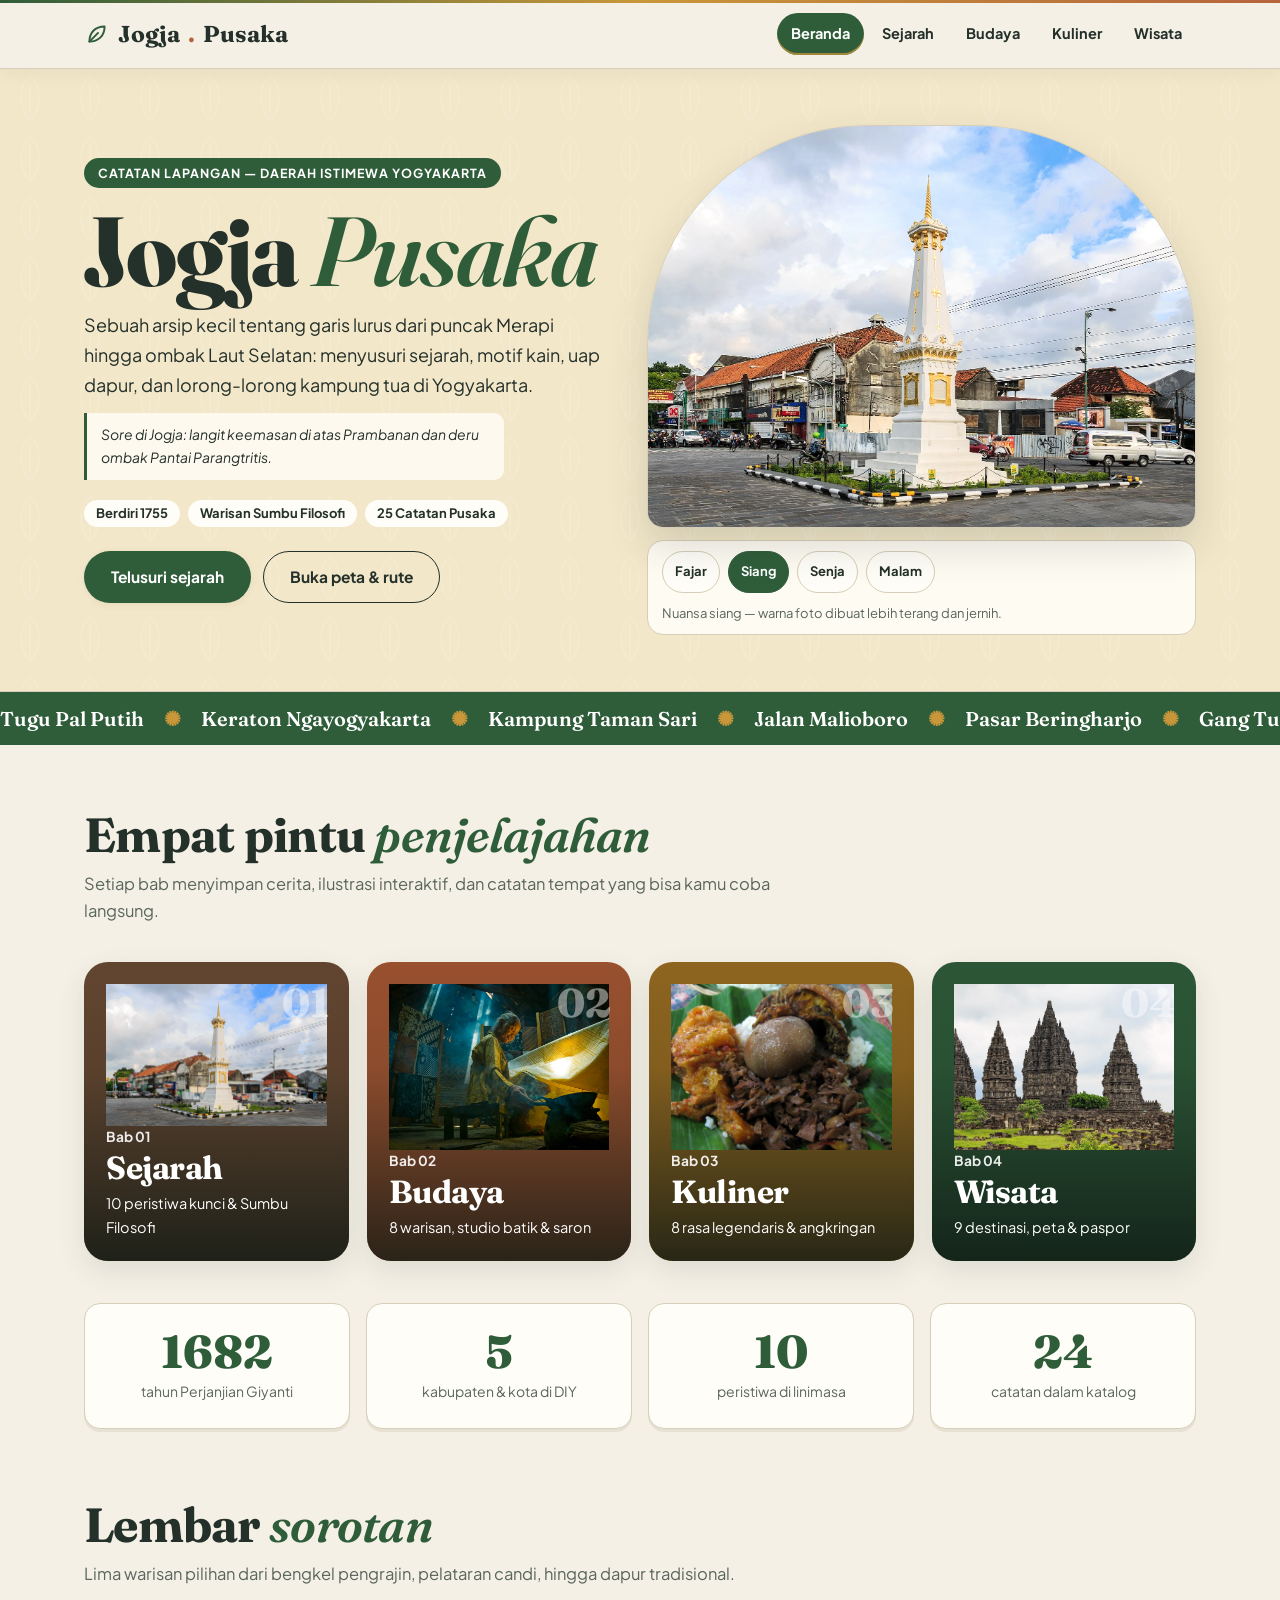
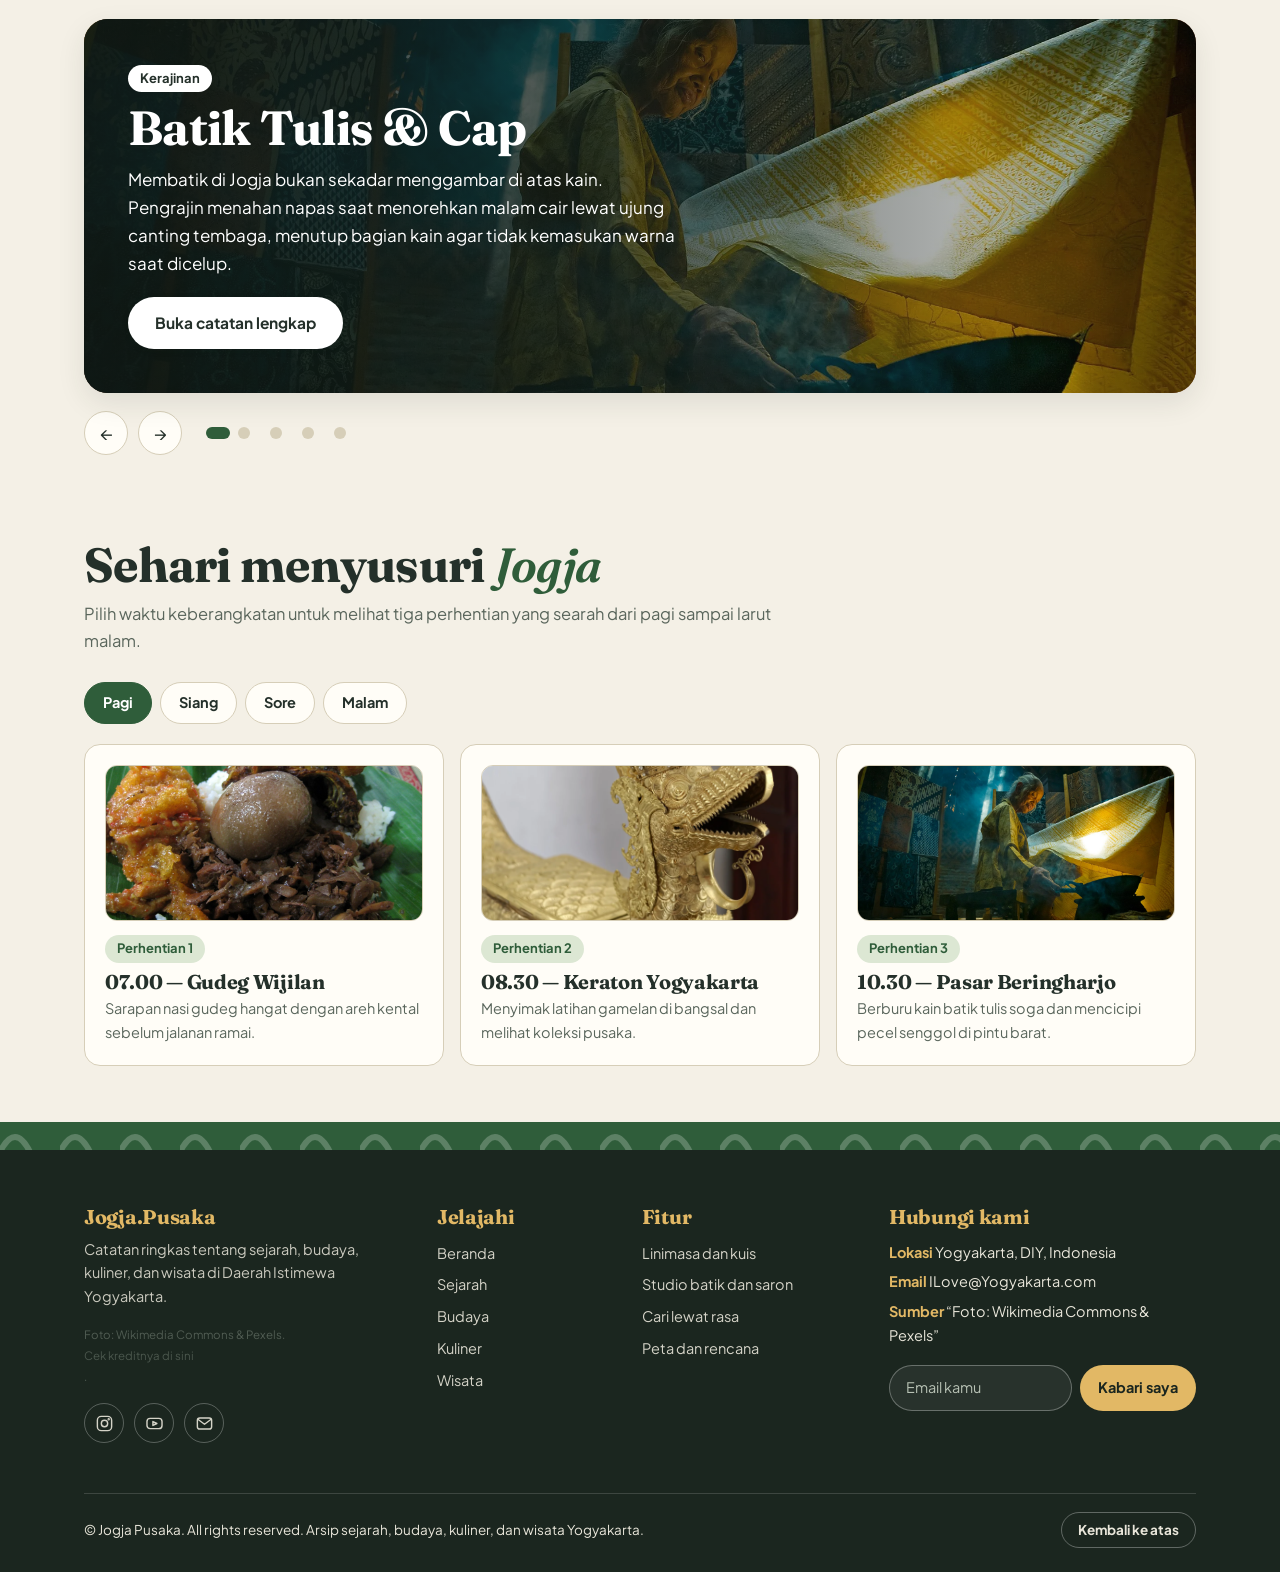
<file: index.html>
<!doctype html>
<html lang="id">
  <head>
    <meta charset="utf-8" />
    <meta name="viewport" content="width=device-width, initial-scale=1" />
    <title>Jogja Pusaka</title>
    <meta name="description" content="Catatan tentang sejarah, budaya, kuliner, dan wisata di Daerah Istimewa Yogyakarta." />
    <meta name="theme-color" content="#2f5d3a" />
    <link rel="icon" href="images/favicon.svg" type="image/svg+xml" />

    <link rel="preconnect" href="https://fonts.googleapis.com" />
    <link rel="preconnect" href="https://fonts.gstatic.com" crossorigin />
    <link
      rel="stylesheet"
      href="https://fonts.googleapis.com/css2?family=Fraunces:ital,opsz,wght@0,9..144,600;0,9..144,700;0,9..144,800;1,9..144,600&family=Plus+Jakarta+Sans:wght@400;500;700&display=swap"
    />
    <link rel="stylesheet" href="css/style.css" />

  </head>
  <body>
    <a class="lompat-ke-isi" href="#main">Langsung ke konten</a>
    <div class="garis-gulir" id="scroll-progress"></div>

    <header class="kepala-situs">
      <div class="pembungkus-isi">
        <a class="nama-situs" href="index.html">
          <svg viewBox="0 0 24 24" fill="none" stroke="currentColor" stroke-width="1.8"
            stroke-linecap="round" stroke-linejoin="round" aria-hidden="true">
            <path d="M5 19C5 11 10 5 19 5C19 14 13 19 5 19Z" />
            <path d="M5 19L13 11" />
          </svg>
          Jogja<span>.</span>Pusaka
        </a>

        <nav class="menu-situs" id="site-nav" aria-label="Menu utama">
          <a href="index.html" aria-current="page">Beranda</a>
          <a href="sejarah.html">Sejarah</a>
          <a href="budaya.html">Budaya</a>
          <a href="kuliner.html">Kuliner</a>
          <a href="wisata.html">Wisata<span class="angka-menu" id="plan-badge" hidden>0</span></a>
        </nav>

        <div class="kendali-kepala">
          <button class="tombol-menu" id="menu-toggle" type="button"
            aria-expanded="false" aria-controls="site-nav">Menu</button>
        </div>
      </div>
    </header>

    <main id="main" class="halaman">
      <section class="pembuka-utama">
        <div class="corak-pembuka" aria-hidden="true"></div>

        <div class="pembungkus-isi susunan-pembuka">
          <div>
            <span class="tulisan-pembuka">CATATAN LAPANGAN — DAERAH ISTIMEWA YOGYAKARTA</span>
            <h1>Jogja <em>Pusaka</em></h1>
            <p class="pengantar-pembuka">
              Sebuah arsip kecil tentang garis lurus dari puncak Merapi hingga ombak Laut Selatan:
              menyusuri sejarah, motif kain, uap dapur, dan lorong-lorong kampung tua di Yogyakarta.
            </p>
            <p class="kabar-sekarang" id="live-note" aria-live="polite"></p>
            <div class="label-pembuka">
              <span class="label-kecil">Berdiri 1755</span>
              <span class="label-kecil">Warisan Sumbu Filosofi</span>
              <span class="label-kecil">25 Catatan Pusaka</span>
            </div>
            <div class="aksi-pembuka">
              <a class="tombol" href="sejarah.html">Telusuri sejarah</a>
              <a class="tombol tombol-garis" href="wisata.html">Buka peta &amp; rute</a>
            </div>
          </div>

          <div class="gambar-pembuka">
            <div class="gambar-suasana-jogja" id="hero-scene">
              <img
                class="foto-suasana-jogja"
                src="images/beranda-tugu-jogja-baru.webp"
                alt="Tugu Pal Putih di tengah Kota Yogyakarta pada siang hari."
                fetchpriority="high"
              />
            </div>

            <div class="bilah-langit">
              <div class="saringan-topik" id="sky-controls" role="group" aria-label="Ubah suasana foto Tugu">
                <button type="button" data-sky="fajar">Fajar</button>
                <button type="button" data-sky="siang" aria-pressed="true">Siang</button>
                <button type="button" data-sky="senja">Senja</button>
                <button type="button" data-sky="malam">Malam</button>
              </div>
              <p class="catatan-langit" id="sky-caption"></p>
            </div>
          </div>
        </div>
      </section>

      <div class="pita-kalimat" id="marquee" aria-hidden="true"></div>

      <div class="pembungkus-isi">
        <section aria-labelledby="doors-title">
          <div class="kepala-bagian muncul-saat-digulir">
            <h2 id="doors-title">Empat pintu <em>penjelajahan</em></h2>
            <p>Setiap bab menyimpan cerita, ilustrasi interaktif, dan catatan tempat yang bisa kamu coba langsung.</p>
          </div>
          <div class="deret-pintu muncul-saat-digulir" id="doors"></div>
        </section>

        <section class="angka-statistik muncul-saat-digulir" aria-label="Jogja dalam angka">
          <div class="angka-sorotan">
            <strong data-count="1755">0</strong>
            <span>tahun Perjanjian Giyanti</span>
          </div>
          <div class="angka-sorotan">
            <strong data-count="5">0</strong>
            <span>kabupaten &amp; kota di DIY</span>
          </div>
          <div class="angka-sorotan">
            <strong data-count="10">0</strong>
            <span>peristiwa di linimasa</span>
          </div>
          <div class="angka-sorotan">
            <strong id="topic-count" data-count="25">0</strong>
            <span>catatan dalam katalog</span>
          </div>
        </section>

        <section aria-labelledby="highlight-title">
          <div class="kepala-bagian muncul-saat-digulir">
            <h2 id="highlight-title">Lembar <em>sorotan</em></h2>
            <p>Lima warisan pilihan dari bengkel pengrajin, pelataran candi, hingga dapur tradisional.</p>
          </div>
          <div class="sorotan-bergilir muncul-saat-digulir" id="carousel" aria-live="polite"></div>
          <div class="kendali-sorotan">
            <button class="panah-sorotan" id="carousel-prev" type="button" aria-label="Sorotan sebelumnya">&larr;</button>
            <button class="panah-sorotan" id="carousel-next" type="button" aria-label="Sorotan berikutnya">&rarr;</button>
            <div class="titik-sorotan" id="carousel-dots"></div>
          </div>
        </section>

        <section aria-labelledby="day-title">
          <div class="kepala-bagian muncul-saat-digulir">
            <h2 id="day-title">Sehari menyusuri <em>Jogja</em></h2>
            <p>Pilih waktu keberangkatan untuk melihat tiga perhentian yang searah dari pagi sampai larut malam.</p>
          </div>
          <div class="pilihan-lajur" id="day-tabs" role="tablist" aria-label="Pilih waktu"></div>
          <div class="rencana-sehari" id="day-plan" role="tabpanel"></div>
        </section>
      </div>
    </main>

    <!-- Dialog detail, isinya diisi oleh common.js -->
    <dialog class="jendela-cerita" id="detail-dialog" aria-labelledby="detail-title">
      <div class="sampul-jendela" id="detail-cover">
        <button class="tutup-jendela" id="detail-close" type="button">Tutup</button>
      </div>
      <div class="isi-jendela">
        <span class="label-kecil" id="detail-category"></span>
        <h3 id="detail-title"></h3>
        <p id="detail-description"></p>
        <ul id="detail-facts"></ul>
        <div class="daftar-label" id="detail-tags"></div>
        <div class="ukuran-rasa" id="detail-taste"></div>
        <p><strong id="detail-place-label"></strong> <span id="detail-place"></span></p>
        <button class="tombol" id="detail-plan-button" type="button" hidden>Tambah ke rencana</button>
      </div>
    </dialog>

    <div class="pita-bawah" aria-hidden="true"></div>

    <footer class="kaki-situs">
      <div class="pembungkus-isi">
        <div class="susunan-bawah">
          <div class="tentang-situs">
            <h3>Jogja.Pusaka</h3>
            <p>
              Catatan ringkas tentang sejarah, budaya, kuliner, dan wisata di
              Daerah Istimewa Yogyakarta.
            </p>
            <p class="kredit-foto-ringkas">Foto: Wikimedia Commons &amp; Pexels. <a href="images/README.txt">Cek kreditnya di sini</a>.</p>
            <div class="akun-sosial">
              <a href="#" data-soon aria-label="Instagram">
                <svg viewBox="0 0 24 24">
                  <rect x="3" y="3" width="18" height="18" rx="5" />
                  <circle cx="12" cy="12" r="4" />
                  <circle cx="17.3" cy="6.7" r=".6" />
                </svg>
              </a>
              <a href="#" data-soon aria-label="YouTube">
                <svg viewBox="0 0 24 24">
                  <rect x="2.5" y="5.5" width="19" height="13" rx="4" />
                  <path d="M10 9.5L15 12L10 14.5Z" />
                </svg>
              </a>
              <a href="#" data-soon aria-label="Email">
                <svg viewBox="0 0 24 24">
                  <rect x="3" y="5" width="18" height="14" rx="3" />
                  <path d="M4 7L12 13L20 7" />
                </svg>
              </a>
            </div>
          </div>

          <div>
            <h3>Jelajahi</h3>
            <a href="index.html">Beranda</a>
            <a href="sejarah.html">Sejarah</a>
            <a href="budaya.html">Budaya</a>
            <a href="kuliner.html">Kuliner</a>
            <a href="wisata.html">Wisata</a>
          </div>

          <div>
            <h3>Fitur</h3>
            <a href="sejarah.html#timeline">Linimasa dan kuis</a>
            <a href="budaya.html#studio-title">Studio batik dan saron</a>
            <a href="kuliner.html#taste-title">Cari lewat rasa</a>
            <a href="wisata.html#map-title">Peta dan rencana</a>
          </div>

          <div class="kontak-situs">
            <h3>Hubungi kami</h3>
            <ul class="daftar-kontak">
              <li><strong>Lokasi</strong> Yogyakarta, DIY, Indonesia</li>
              <li><strong>Email</strong> ILove@Yogyakarta.com</li>
              <li><strong>Sumber</strong> “Foto: Wikimedia Commons & Pexels”</li>
            </ul>
            <form class="form-kabar" id="newsletter-form" novalidate>
              <input type="email" id="newsletter-email" placeholder="Email kamu"
                aria-label="Email untuk kabar terbaru" />
              <button type="submit">Kabari saya</button>
            </form>
            <p class="pesan-kabar" id="newsletter-message" aria-live="polite"></p>
          </div>
        </div>

        <div class="catatan-paling-bawah">
          <span>© Jogja Pusaka. All rights reserved. Arsip sejarah, budaya, kuliner, dan wisata Yogyakarta.</span>
          <button type="button" id="back-to-top">Kembali ke atas</button>
        </div>
      </div>
    </footer>

    <script src="js/data.js"></script>
    <script src="js/common.js"></script>
    <script src="js/beranda.js"></script>
  </body>
</html>
</file>
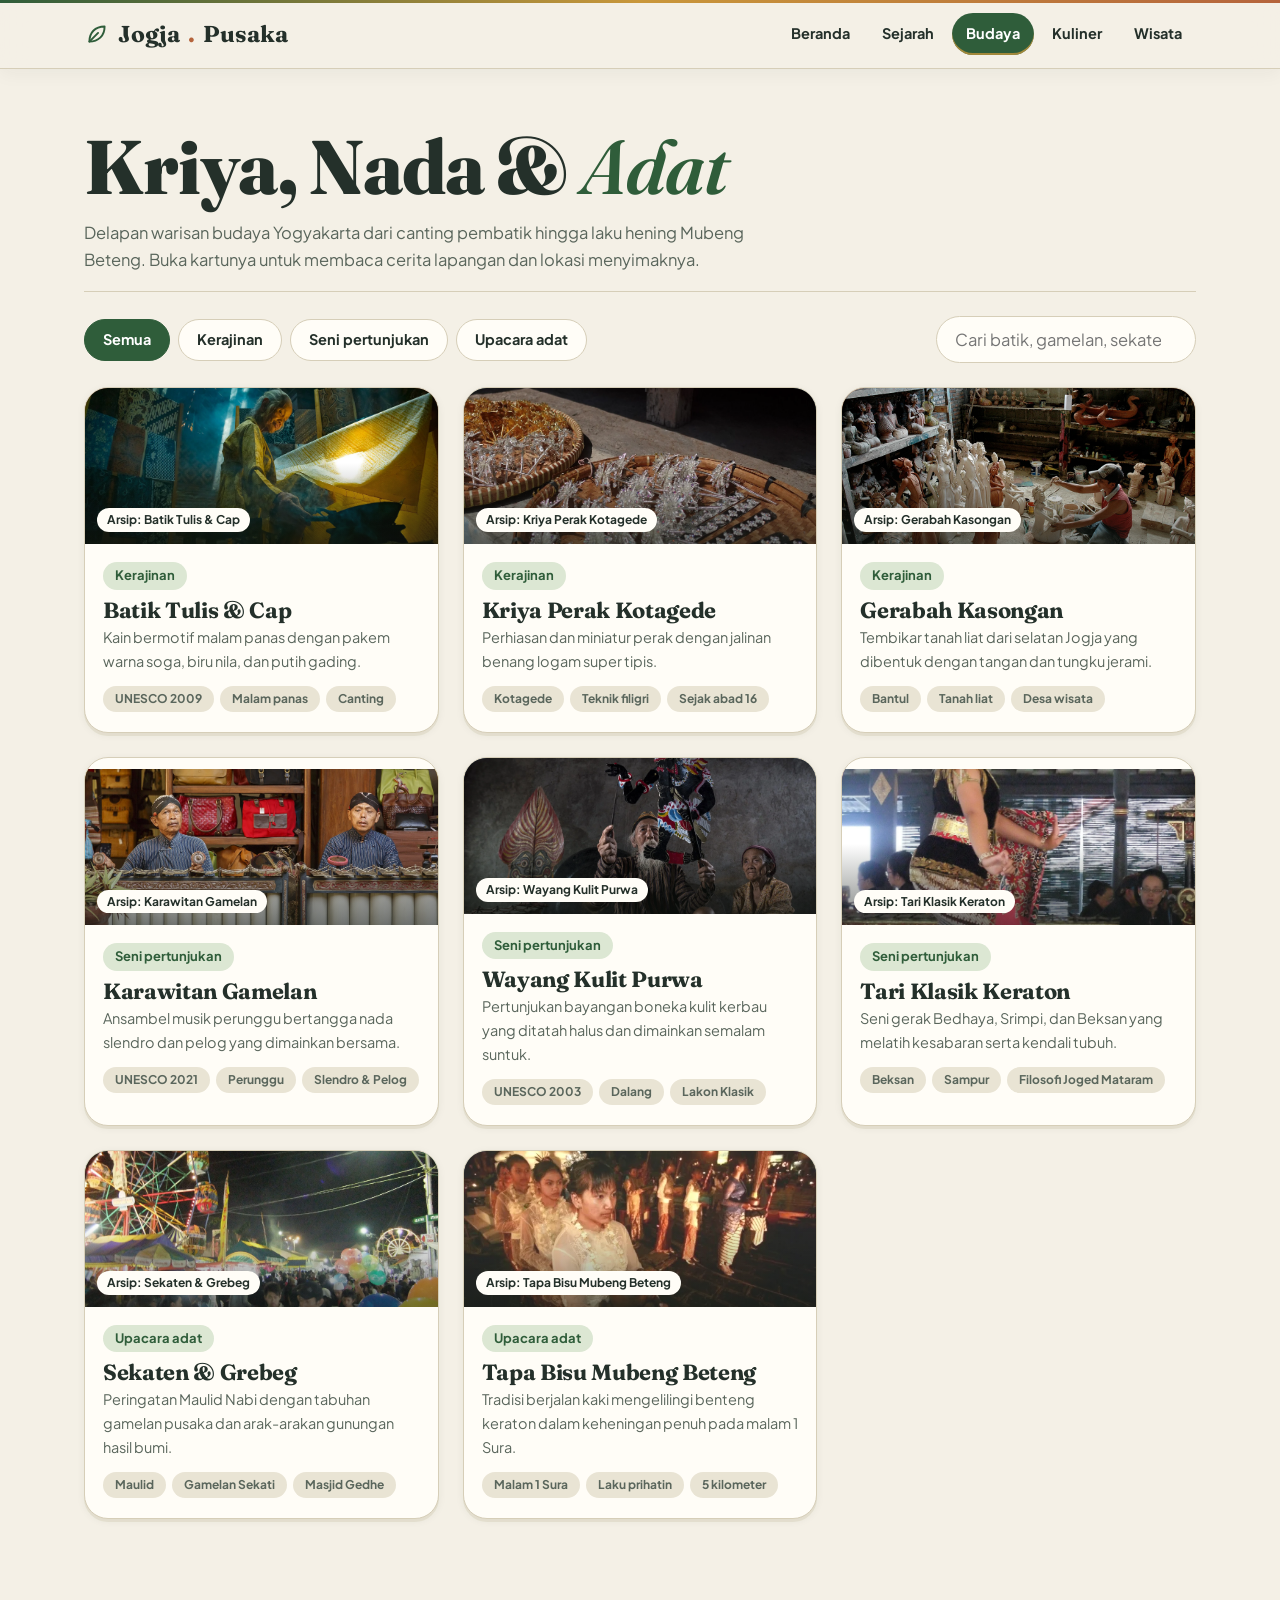
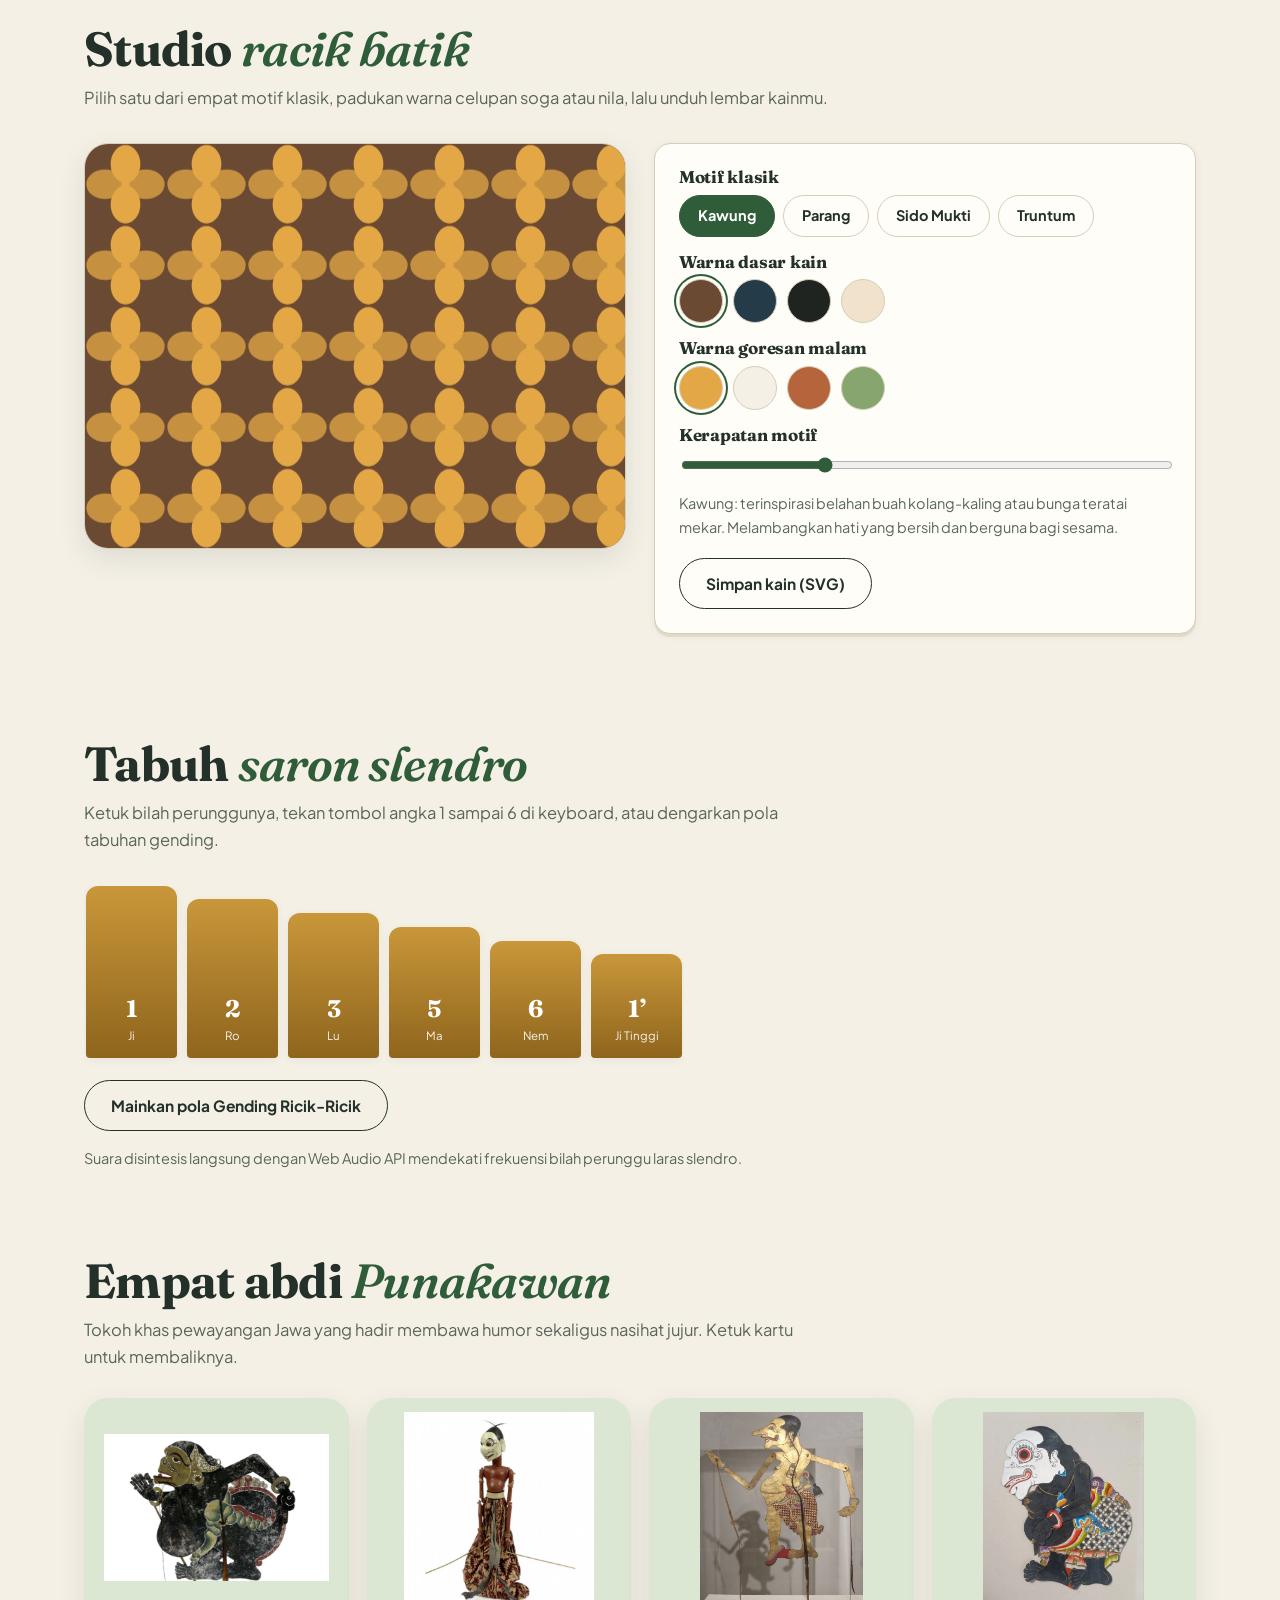
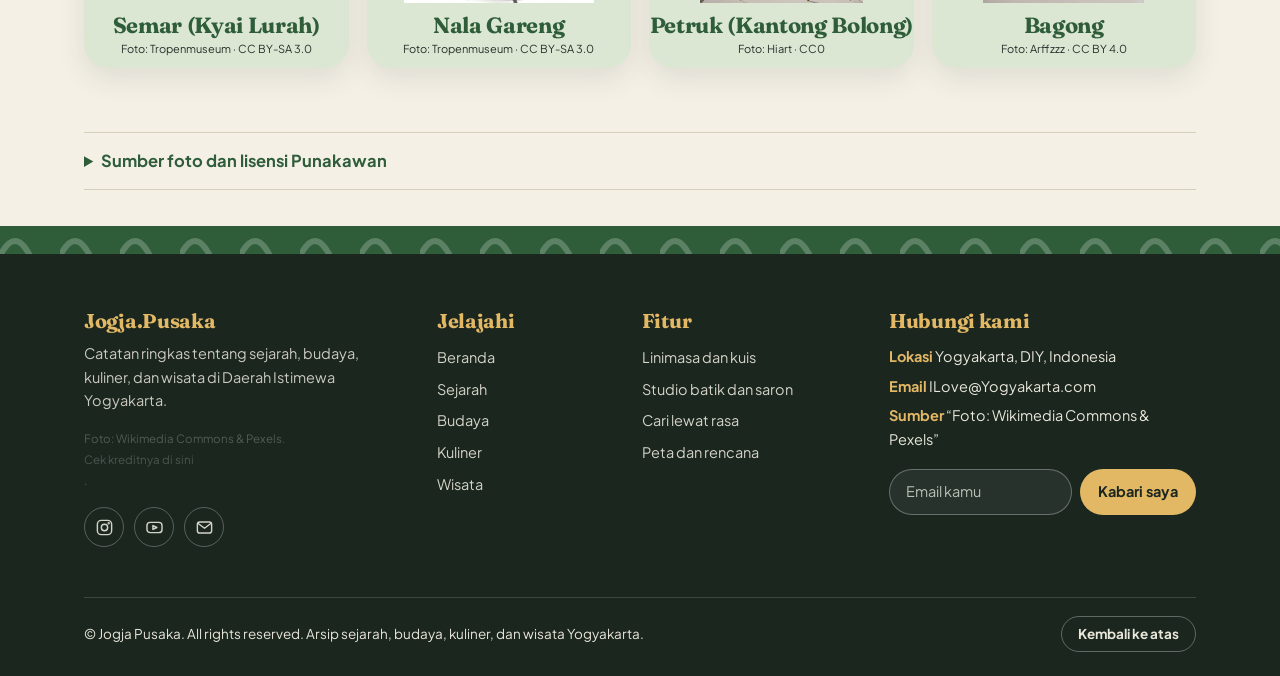
<file: budaya.html>
<!doctype html>
<html lang="id">
  <head>
    <meta charset="utf-8" />
    <meta name="viewport" content="width=device-width, initial-scale=1" />
    <title>Budaya | Jogja Pusaka</title>
    <meta name="description" content="Kerajinan, seni pertunjukan, dan upacara adat Yogyakarta." />
    <meta name="theme-color" content="#2f5d3a" />
    <link rel="icon" href="images/favicon.svg" type="image/svg+xml" />

    <link rel="preconnect" href="https://fonts.googleapis.com" />
    <link rel="preconnect" href="https://fonts.gstatic.com" crossorigin />
    <link
      rel="stylesheet"
      href="https://fonts.googleapis.com/css2?family=Fraunces:ital,opsz,wght@0,9..144,600;0,9..144,700;0,9..144,800;1,9..144,600&family=Plus+Jakarta+Sans:wght@400;500;700&display=swap"
    />
    <link rel="stylesheet" href="css/style.css" />

  </head>
  <body>
    <a class="lompat-ke-isi" href="#main">Langsung ke konten</a>
    <div class="garis-gulir" id="scroll-progress"></div>

    <header class="kepala-situs">
      <div class="pembungkus-isi">
        <a class="nama-situs" href="index.html">
          <svg viewBox="0 0 24 24" fill="none" stroke="currentColor" stroke-width="1.8"
            stroke-linecap="round" stroke-linejoin="round" aria-hidden="true">
            <path d="M5 19C5 11 10 5 19 5C19 14 13 19 5 19Z" />
            <path d="M5 19L13 11" />
          </svg>
          Jogja<span>.</span>Pusaka
        </a>

        <nav class="menu-situs" id="site-nav" aria-label="Menu utama">
          <a href="index.html">Beranda</a>
          <a href="sejarah.html">Sejarah</a>
          <a href="budaya.html" aria-current="page">Budaya</a>
          <a href="kuliner.html">Kuliner</a>
          <a href="wisata.html">Wisata<span class="angka-menu" id="plan-badge" hidden>0</span></a>
        </nav>

        <div class="kendali-kepala">
          <button class="tombol-menu" id="menu-toggle" type="button"
            aria-expanded="false" aria-controls="site-nav">Menu</button>
        </div>
      </div>
    </header>

    <main id="main" class="halaman">
      <div class="pembungkus-isi">
        <header class="kepala-halaman">
          <div>
            <h1>Kriya, Nada &amp; <em>Adat</em></h1>
            <p>
              Delapan warisan budaya Yogyakarta dari canting pembatik hingga laku hening Mubeng Beteng.
              Buka kartunya untuk membaca cerita lapangan dan lokasi menyimaknya.
            </p>
          </div>
        </header>

        <section aria-label="Katalog budaya">
          <div class="bilah-perkakas">
            <div class="saringan-topik" id="budaya-filter" role="group" aria-label="Saring kategori budaya"></div>
            <input class="kolom-pencarian" type="search" id="budaya-search"
              placeholder="Cari batik, gamelan, sekaten..." aria-label="Cari topik budaya" />
          </div>
          <div class="jajaran-catatan" id="budaya-grid"></div>
          <p class="pesan-tidak-ketemu" id="budaya-empty" hidden>Tidak ditemukan catatan budaya dengan kata kunci tersebut.</p>
        </section>

        <section aria-labelledby="studio-title">
          <div class="kepala-bagian muncul-saat-digulir">
            <h2 id="studio-title">Studio <em>racik batik</em></h2>
            <p>Pilih satu dari empat motif klasik, padukan warna celupan soga atau nila, lalu unduh lembar kainmu.</p>
          </div>
          <div class="ruang-batik muncul-saat-digulir">
            <div class="kain-batik" id="batik-canvas" role="img" aria-label="Pratinjau kain batik"></div>
            <div class="kotak-isi alat-batik">
              <h4>Motif klasik</h4>
              <div class="pilihan-lajur" id="motif-tabs"></div>

              <h4>Warna dasar kain</h4>
              <div class="bulatan-warna" id="fabric-colors"></div>

              <h4>Warna goresan malam</h4>
              <div class="bulatan-warna" id="motif-colors"></div>

              <h4><label for="motif-size">Kerapatan motif</label></h4>
              <input type="range" id="motif-size" min="60" max="200" value="100" />

              <p class="kisah-motif" id="batik-note" aria-live="polite"></p>
              <button class="tombol tombol-garis" id="batik-download" type="button">Simpan kain (SVG)</button>
            </div>
          </div>
        </section>

        <section aria-labelledby="saron-title">
          <div class="kepala-bagian muncul-saat-digulir">
            <h2 id="saron-title">Tabuh <em>saron slendro</em></h2>
            <p>Ketuk bilah perunggunya, tekan tombol angka 1 sampai 6 di keyboard, atau dengarkan pola tabuhan gending.</p>
          </div>
          <div class="bilah-saron" id="saron" role="group" aria-label="Bilah saron"></div>
          <div class="aksi-saron">
            <button class="tombol tombol-garis" id="saron-song" type="button">Mainkan pola Gending Ricik-Ricik</button>
          </div>
          <p class="catatan-kecil">
            Suara disintesis langsung dengan Web Audio API mendekati frekuensi bilah perunggu laras slendro.
          </p>
        </section>

        <section aria-labelledby="punakawan-title">
          <div class="kepala-bagian muncul-saat-digulir">
            <h2 id="punakawan-title">Empat abdi <em>Punakawan</em></h2>
            <p>Tokoh khas pewayangan Jawa yang hadir membawa humor sekaligus nasihat jujur. Ketuk kartu untuk membaliknya.</p>
          </div>
          <div class="jajaran-punakawan" id="punakawan"></div>
          <details class="kredit-foto">
            <summary>Sumber foto dan lisensi Punakawan</summary>
            <ul>
              <li>Semar — Tropenmuseum, <a href="https://commons.wikimedia.org/wiki/File:COLLECTIE_TROPENMUSEUM_Wajang_kulit_pop_voorstellende_Semar_TMnr_8-251.jpg" target="_blank" rel="noopener noreferrer">sumber foto</a>, <a href="https://creativecommons.org/licenses/by-sa/3.0/" target="_blank" rel="noopener noreferrer">CC BY-SA 3.0</a>.</li>
              <li>Nala Gareng — Tropenmuseum, <a href="https://commons.wikimedia.org/wiki/File:COLLECTIE_TROPENMUSEUM_Houten_wajangpop_voorstellende_Nala_Gareng_TMnr_8-76.jpg" target="_blank" rel="noopener noreferrer">sumber foto</a>, <a href="https://creativecommons.org/licenses/by-sa/3.0/" target="_blank" rel="noopener noreferrer">CC BY-SA 3.0</a>.</li>
              <li>Petruk — Hiart, <a href="https://commons.wikimedia.org/wiki/File:Wayang_Kulit_puppet_from_Indonesia,_Petruk,_second_son_of_Semar,_HMA.jpg" target="_blank" rel="noopener noreferrer">sumber foto</a>, <a href="https://creativecommons.org/publicdomain/zero/1.0/" target="_blank" rel="noopener noreferrer">CC0</a>.</li>
              <li>Bagong — Arffzzz, <a href="https://commons.wikimedia.org/wiki/File:Wayang_Bagong.jpg" target="_blank" rel="noopener noreferrer">sumber foto</a>, <a href="https://creativecommons.org/licenses/by/4.0/" target="_blank" rel="noopener noreferrer">CC BY 4.0</a>.</li>
            </ul>
          </details>
        </section>
      </div>
    </main>

    <!-- Dialog detail, isinya diisi oleh common.js -->
    <dialog class="jendela-cerita" id="detail-dialog" aria-labelledby="detail-title">
      <div class="sampul-jendela" id="detail-cover">
        <button class="tutup-jendela" id="detail-close" type="button">Tutup</button>
      </div>
      <div class="isi-jendela">
        <span class="label-kecil" id="detail-category"></span>
        <h3 id="detail-title"></h3>
        <p id="detail-description"></p>
        <ul id="detail-facts"></ul>
        <div class="daftar-label" id="detail-tags"></div>
        <div class="ukuran-rasa" id="detail-taste"></div>
        <p><strong id="detail-place-label"></strong> <span id="detail-place"></span></p>
        <button class="tombol" id="detail-plan-button" type="button" hidden>Tambah ke rencana</button>
      </div>
    </dialog>

    <div class="pita-bawah" aria-hidden="true"></div>

    <footer class="kaki-situs">
      <div class="pembungkus-isi">
        <div class="susunan-bawah">
          <div class="tentang-situs">
            <h3>Jogja.Pusaka</h3>
            <p>
              Catatan ringkas tentang sejarah, budaya, kuliner, dan wisata di
              Daerah Istimewa Yogyakarta.
            </p>
            <p class="kredit-foto-ringkas">Foto: Wikimedia Commons &amp; Pexels. <a href="images/README.txt">Cek kreditnya di sini</a>.</p>
            <div class="akun-sosial">
              <a href="#" data-soon aria-label="Instagram">
                <svg viewBox="0 0 24 24">
                  <rect x="3" y="3" width="18" height="18" rx="5" />
                  <circle cx="12" cy="12" r="4" />
                  <circle cx="17.3" cy="6.7" r=".6" />
                </svg>
              </a>
              <a href="#" data-soon aria-label="YouTube">
                <svg viewBox="0 0 24 24">
                  <rect x="2.5" y="5.5" width="19" height="13" rx="4" />
                  <path d="M10 9.5L15 12L10 14.5Z" />
                </svg>
              </a>
              <a href="#" data-soon aria-label="Email">
                <svg viewBox="0 0 24 24">
                  <rect x="3" y="5" width="18" height="14" rx="3" />
                  <path d="M4 7L12 13L20 7" />
                </svg>
              </a>
            </div>
          </div>

          <div>
            <h3>Jelajahi</h3>
            <a href="index.html">Beranda</a>
            <a href="sejarah.html">Sejarah</a>
            <a href="budaya.html">Budaya</a>
            <a href="kuliner.html">Kuliner</a>
            <a href="wisata.html">Wisata</a>
          </div>

          <div>
            <h3>Fitur</h3>
            <a href="sejarah.html#timeline">Linimasa dan kuis</a>
            <a href="budaya.html#studio-title">Studio batik dan saron</a>
            <a href="kuliner.html#taste-title">Cari lewat rasa</a>
            <a href="wisata.html#map-title">Peta dan rencana</a>
          </div>

          <div class="kontak-situs">
            <h3>Hubungi kami</h3>
            <ul class="daftar-kontak">
              <li><strong>Lokasi</strong> Yogyakarta, DIY, Indonesia</li>
              <li><strong>Email</strong> ILove@Yogyakarta.com</li>
              <li><strong>Sumber</strong> “Foto: Wikimedia Commons & Pexels”</li>
            </ul>
            <form class="form-kabar" id="newsletter-form" novalidate>
              <input type="email" id="newsletter-email" placeholder="Email kamu"
                aria-label="Email untuk kabar terbaru" />
              <button type="submit">Kabari saya</button>
            </form>
            <p class="pesan-kabar" id="newsletter-message" aria-live="polite"></p>
          </div>
        </div>

        <div class="catatan-paling-bawah">
          <span>© Jogja Pusaka. All rights reserved. Arsip sejarah, budaya, kuliner, dan wisata Yogyakarta.</span>
          <button type="button" id="back-to-top">Kembali ke atas</button>
        </div>
      </div>
    </footer>

    <script src="js/data.js"></script>
    <script src="js/common.js"></script>
    <script src="js/budaya.js"></script>
  </body>
</html>
</file>
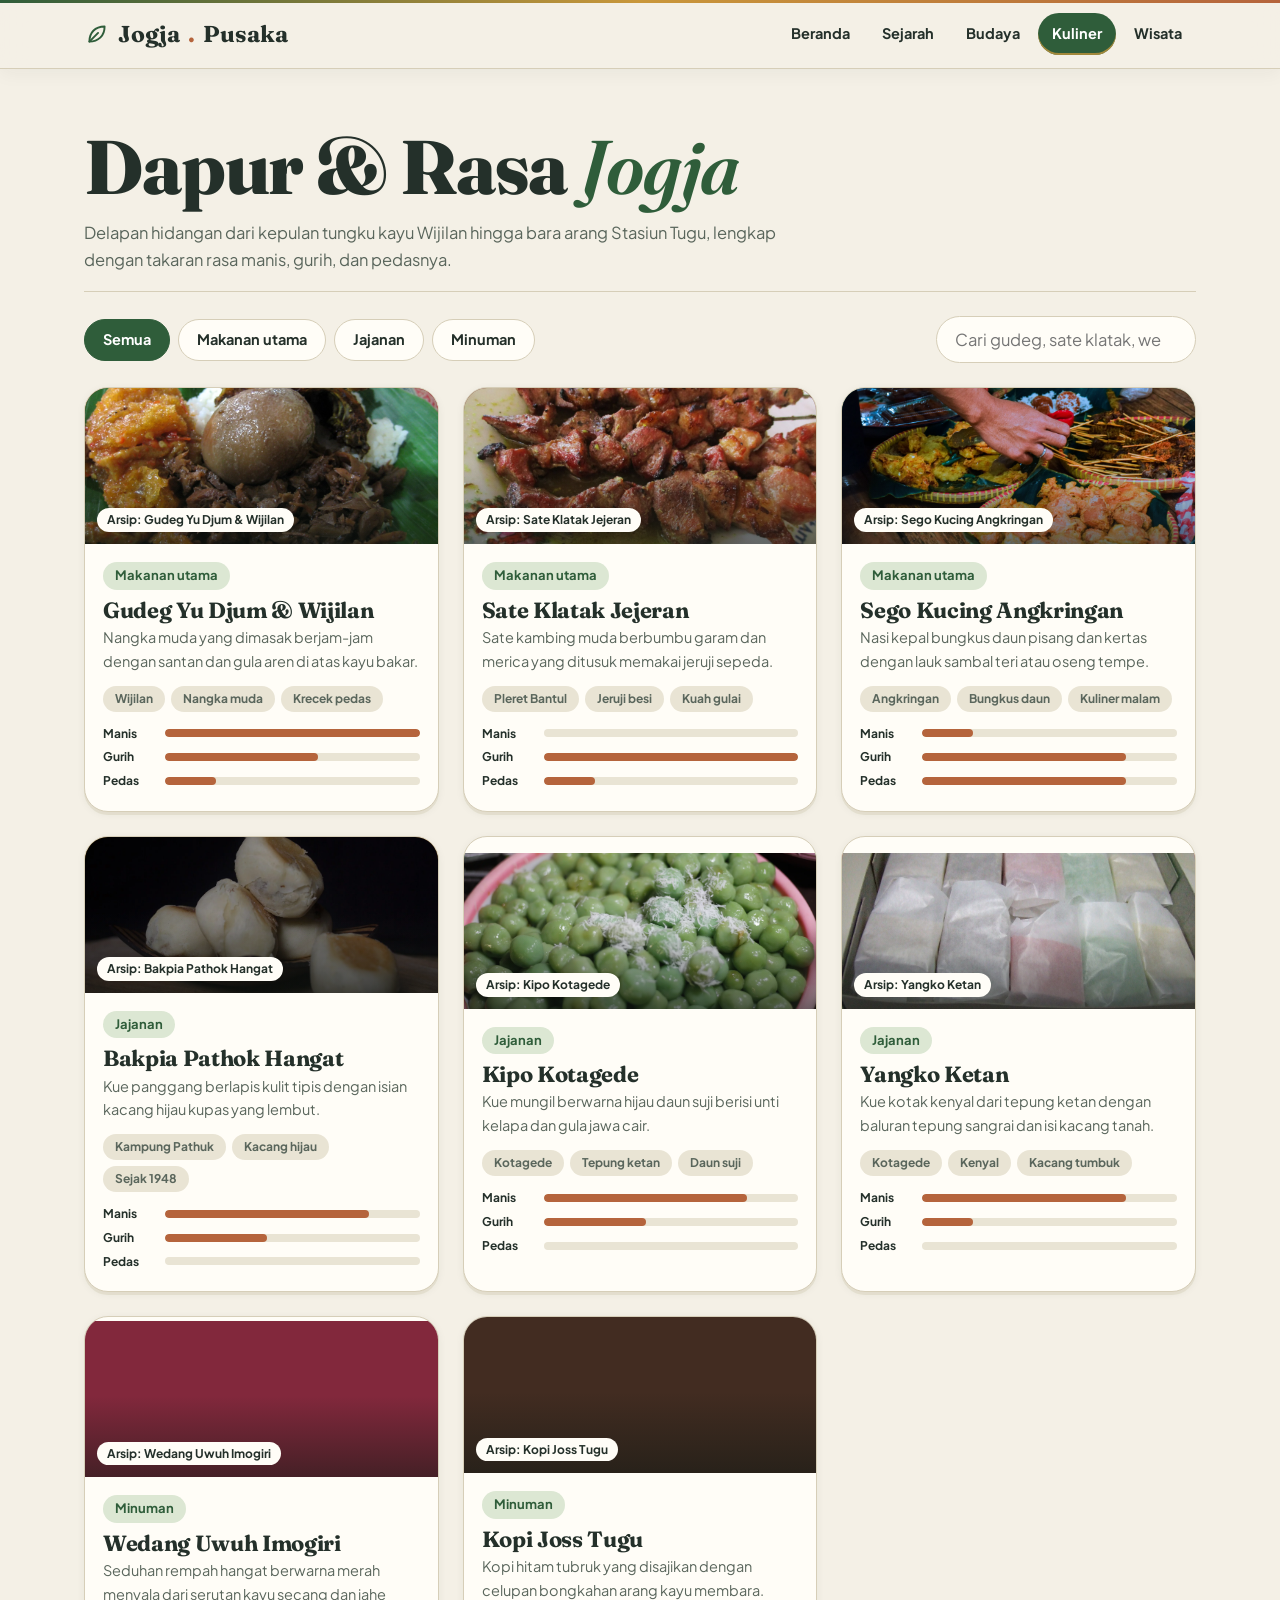
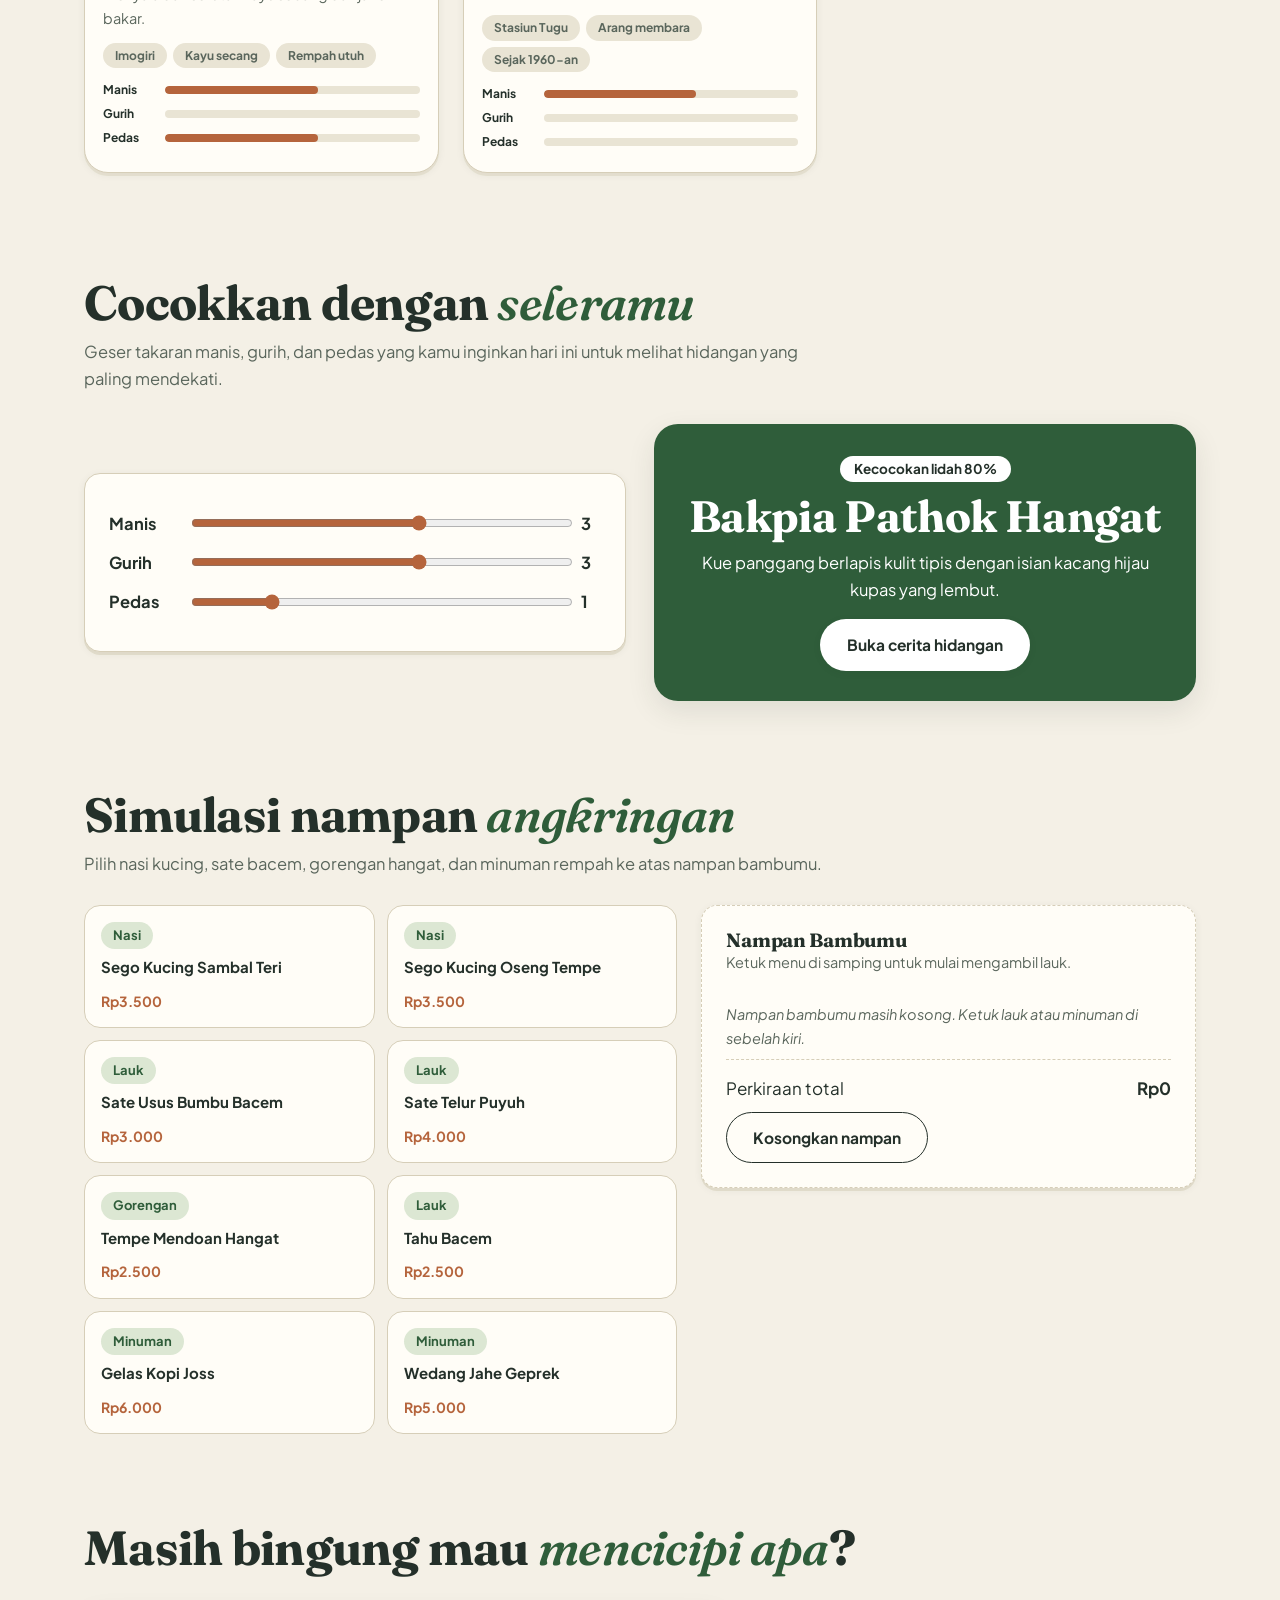
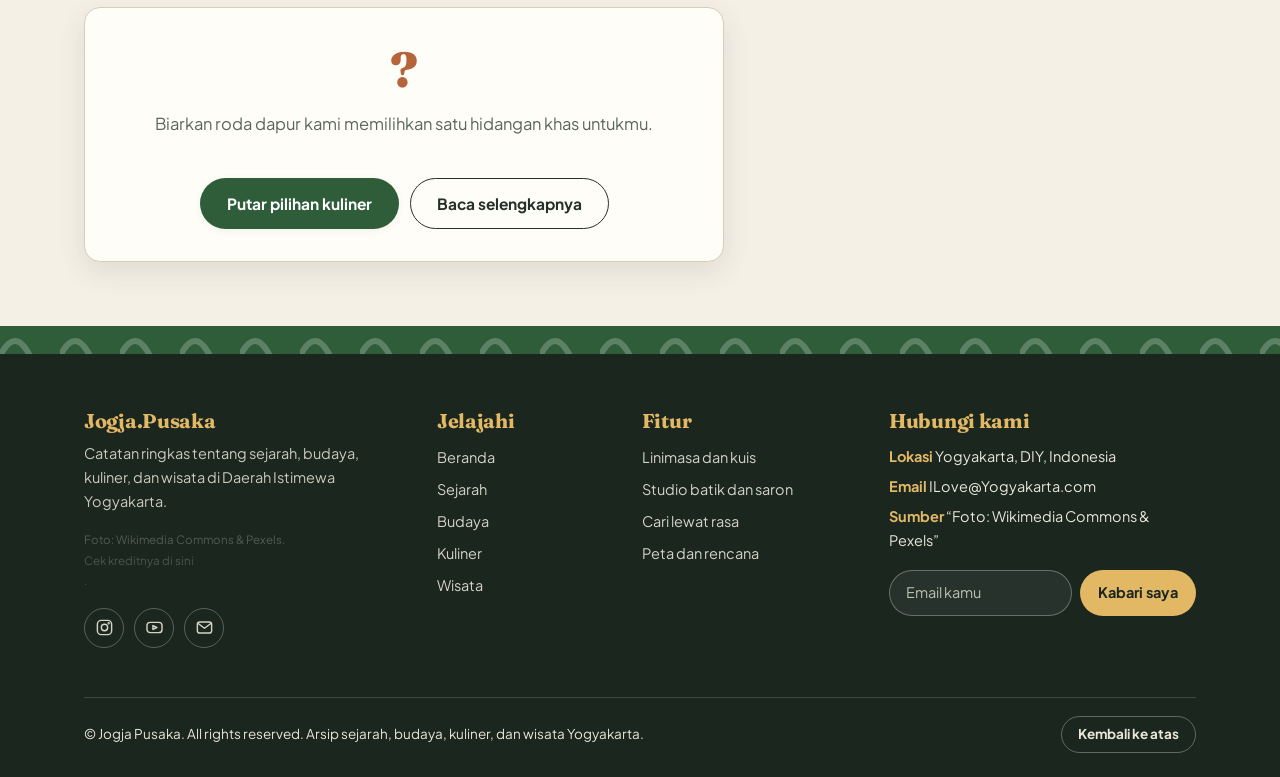
<file: kuliner.html>
<!doctype html>
<html lang="id">
  <head>
    <meta charset="utf-8" />
    <meta name="viewport" content="width=device-width, initial-scale=1" />
    <title>Kuliner | Jogja Pusaka</title>
    <meta name="description" content="Hidangan legendaris Yogyakarta beserta kampung asal dan ukuran rasanya." />
    <meta name="theme-color" content="#2f5d3a" />
    <link rel="icon" href="images/favicon.svg" type="image/svg+xml" />

    <link rel="preconnect" href="https://fonts.googleapis.com" />
    <link rel="preconnect" href="https://fonts.gstatic.com" crossorigin />
    <link
      rel="stylesheet"
      href="https://fonts.googleapis.com/css2?family=Fraunces:ital,opsz,wght@0,9..144,600;0,9..144,700;0,9..144,800;1,9..144,600&family=Plus+Jakarta+Sans:wght@400;500;700&display=swap"
    />
    <link rel="stylesheet" href="css/style.css" />

  </head>
  <body>
    <a class="lompat-ke-isi" href="#main">Langsung ke konten</a>
    <div class="garis-gulir" id="scroll-progress"></div>

    <header class="kepala-situs">
      <div class="pembungkus-isi">
        <a class="nama-situs" href="index.html">
          <svg viewBox="0 0 24 24" fill="none" stroke="currentColor" stroke-width="1.8"
            stroke-linecap="round" stroke-linejoin="round" aria-hidden="true">
            <path d="M5 19C5 11 10 5 19 5C19 14 13 19 5 19Z" />
            <path d="M5 19L13 11" />
          </svg>
          Jogja<span>.</span>Pusaka
        </a>

        <nav class="menu-situs" id="site-nav" aria-label="Menu utama">
          <a href="index.html">Beranda</a>
          <a href="sejarah.html">Sejarah</a>
          <a href="budaya.html">Budaya</a>
          <a href="kuliner.html" aria-current="page">Kuliner</a>
          <a href="wisata.html">Wisata<span class="angka-menu" id="plan-badge" hidden>0</span></a>
        </nav>

        <div class="kendali-kepala">
          <button class="tombol-menu" id="menu-toggle" type="button"
            aria-expanded="false" aria-controls="site-nav">Menu</button>
        </div>
      </div>
    </header>

    <main id="main" class="halaman">
      <div class="pembungkus-isi">
        <header class="kepala-halaman">
          <div>
            <h1>Dapur &amp; Rasa <em>Jogja</em></h1>
            <p>
              Delapan hidangan dari kepulan tungku kayu Wijilan hingga bara arang Stasiun Tugu,
              lengkap dengan takaran rasa manis, gurih, dan pedasnya.
            </p>
          </div>
        </header>

        <section aria-label="Katalog kuliner">
          <div class="bilah-perkakas">
            <div class="saringan-topik" id="kuliner-filter" role="group" aria-label="Saring kategori kuliner"></div>
            <input class="kolom-pencarian" type="search" id="kuliner-search"
              placeholder="Cari gudeg, sate klatak, wedang..." aria-label="Cari hidangan" />
          </div>
          <div class="jajaran-catatan" id="kuliner-grid"></div>
          <p class="pesan-tidak-ketemu" id="kuliner-empty" hidden>Tidak ada hidangan yang cocok dengan pencarianmu.</p>
        </section>

        <section aria-labelledby="taste-title">
          <div class="kepala-bagian muncul-saat-digulir">
            <h2 id="taste-title">Cocokkan dengan <em>seleramu</em></h2>
            <p>Geser takaran manis, gurih, dan pedas yang kamu inginkan hari ini untuk melihat hidangan yang paling mendekati.</p>
          </div>
          <div class="pencari-selera muncul-saat-digulir">
            <div class="kotak-isi">
              <label class="pengatur-rasa">
                Manis
                <input type="range" id="taste-manis" min="0" max="5" value="3" />
                <output id="taste-manis-value">3</output>
              </label>
              <label class="pengatur-rasa">
                Gurih
                <input type="range" id="taste-gurih" min="0" max="5" value="3" />
                <output id="taste-gurih-value">3</output>
              </label>
              <label class="pengatur-rasa">
                Pedas
                <input type="range" id="taste-pedas" min="0" max="5" value="1" />
                <output id="taste-pedas-value">1</output>
              </label>
            </div>

            <div class="hasil-selera" aria-live="polite">
              <span class="nilai-selera" id="taste-result-score"></span>
              <h3 id="taste-result-name"></h3>
              <p id="taste-result-summary"></p>
              <button class="tombol tombol-terang" id="taste-result-detail" type="button">Buka cerita hidangan</button>
            </div>
          </div>
        </section>

        <section aria-labelledby="angkringan-title">
          <div class="kepala-bagian muncul-saat-digulir">
            <h2 id="angkringan-title">Simulasi nampan <em>angkringan</em></h2>
            <p>Pilih nasi kucing, sate bacem, gorengan hangat, dan minuman rempah ke atas nampan bambumu.</p>
          </div>
          <div class="meja-angkringan muncul-saat-digulir">
            <div class="menu-angkringan" id="angkringan-menu" aria-label="Daftar menu angkringan"></div>
            <div class="kotak-isi nampan-angkringan">
              <h3>Nampan Bambumu</h3>
              <p class="catatan-kecil" id="angkringan-note" aria-live="polite">Ketuk menu di samping untuk mulai mengambil lauk.</p>
              <ul id="angkringan-tray"></ul>
              <div class="total-jajanan">
                <span>Perkiraan total</span>
                <strong id="angkringan-total">Rp0</strong>
              </div>
              <button class="tombol tombol-garis" id="angkringan-clear" type="button" hidden>Kosongkan nampan</button>
            </div>
          </div>
        </section>

        <section aria-labelledby="random-title">
          <div class="kepala-bagian muncul-saat-digulir">
            <h2 id="random-title">Masih bingung mau <em>mencicipi apa</em>?</h2>
          </div>
          <div class="kotak-isi pengacak-selera muncul-saat-digulir">
            <div class="nama-pilihan-acak" id="random-name" aria-live="polite">?</div>
            <p id="random-info">Biarkan roda dapur kami memilihkan satu hidangan khas untukmu.</p>
            <button class="tombol" id="random-roll" type="button">Putar pilihan kuliner</button>
            <button class="tombol tombol-garis" id="random-detail" type="button" hidden>Baca selengkapnya</button>
          </div>
        </section>
      </div>
    </main>

    <!-- Dialog detail, isinya diisi oleh common.js -->
    <dialog class="jendela-cerita" id="detail-dialog" aria-labelledby="detail-title">
      <div class="sampul-jendela" id="detail-cover">
        <button class="tutup-jendela" id="detail-close" type="button">Tutup</button>
      </div>
      <div class="isi-jendela">
        <span class="label-kecil" id="detail-category"></span>
        <h3 id="detail-title"></h3>
        <p id="detail-description"></p>
        <ul id="detail-facts"></ul>
        <div class="daftar-label" id="detail-tags"></div>
        <div class="ukuran-rasa" id="detail-taste"></div>
        <p><strong id="detail-place-label"></strong> <span id="detail-place"></span></p>
        <button class="tombol" id="detail-plan-button" type="button" hidden>Tambah ke rencana</button>
      </div>
    </dialog>

    <div class="pita-bawah" aria-hidden="true"></div>

    <footer class="kaki-situs">
      <div class="pembungkus-isi">
        <div class="susunan-bawah">
          <div class="tentang-situs">
            <h3>Jogja.Pusaka</h3>
            <p>
              Catatan ringkas tentang sejarah, budaya, kuliner, dan wisata di
              Daerah Istimewa Yogyakarta.
            </p>
            <p class="kredit-foto-ringkas">Foto: Wikimedia Commons &amp; Pexels. <a href="images/README.txt">Cek kreditnya di sini</a>.</p>
            <div class="akun-sosial">
              <a href="#" data-soon aria-label="Instagram">
                <svg viewBox="0 0 24 24">
                  <rect x="3" y="3" width="18" height="18" rx="5" />
                  <circle cx="12" cy="12" r="4" />
                  <circle cx="17.3" cy="6.7" r=".6" />
                </svg>
              </a>
              <a href="#" data-soon aria-label="YouTube">
                <svg viewBox="0 0 24 24">
                  <rect x="2.5" y="5.5" width="19" height="13" rx="4" />
                  <path d="M10 9.5L15 12L10 14.5Z" />
                </svg>
              </a>
              <a href="#" data-soon aria-label="Email">
                <svg viewBox="0 0 24 24">
                  <rect x="3" y="5" width="18" height="14" rx="3" />
                  <path d="M4 7L12 13L20 7" />
                </svg>
              </a>
            </div>
          </div>

          <div>
            <h3>Jelajahi</h3>
            <a href="index.html">Beranda</a>
            <a href="sejarah.html">Sejarah</a>
            <a href="budaya.html">Budaya</a>
            <a href="kuliner.html">Kuliner</a>
            <a href="wisata.html">Wisata</a>
          </div>

          <div>
            <h3>Fitur</h3>
            <a href="sejarah.html#timeline">Linimasa dan kuis</a>
            <a href="budaya.html#studio-title">Studio batik dan saron</a>
            <a href="kuliner.html#taste-title">Cari lewat rasa</a>
            <a href="wisata.html#map-title">Peta dan rencana</a>
          </div>

          <div class="kontak-situs">
            <h3>Hubungi kami</h3>
            <ul class="daftar-kontak">
              <li><strong>Lokasi</strong> Yogyakarta, DIY, Indonesia</li>
              <li><strong>Email</strong> ILove@Yogyakarta.com</li>
              <li><strong>Sumber</strong> “Foto: Wikimedia Commons & Pexels”</li>
            </ul>
            <form class="form-kabar" id="newsletter-form" novalidate>
              <input type="email" id="newsletter-email" placeholder="Email kamu"
                aria-label="Email untuk kabar terbaru" />
              <button type="submit">Kabari saya</button>
            </form>
            <p class="pesan-kabar" id="newsletter-message" aria-live="polite"></p>
          </div>
        </div>

        <div class="catatan-paling-bawah">
          <span>© Jogja Pusaka. All rights reserved. Arsip sejarah, budaya, kuliner, dan wisata Yogyakarta.</span>
          <button type="button" id="back-to-top">Kembali ke atas</button>
        </div>
      </div>
    </footer>

    <script src="js/data.js"></script>
    <script src="js/common.js"></script>
    <script src="js/kuliner.js"></script>
  </body>
</html>
</file>
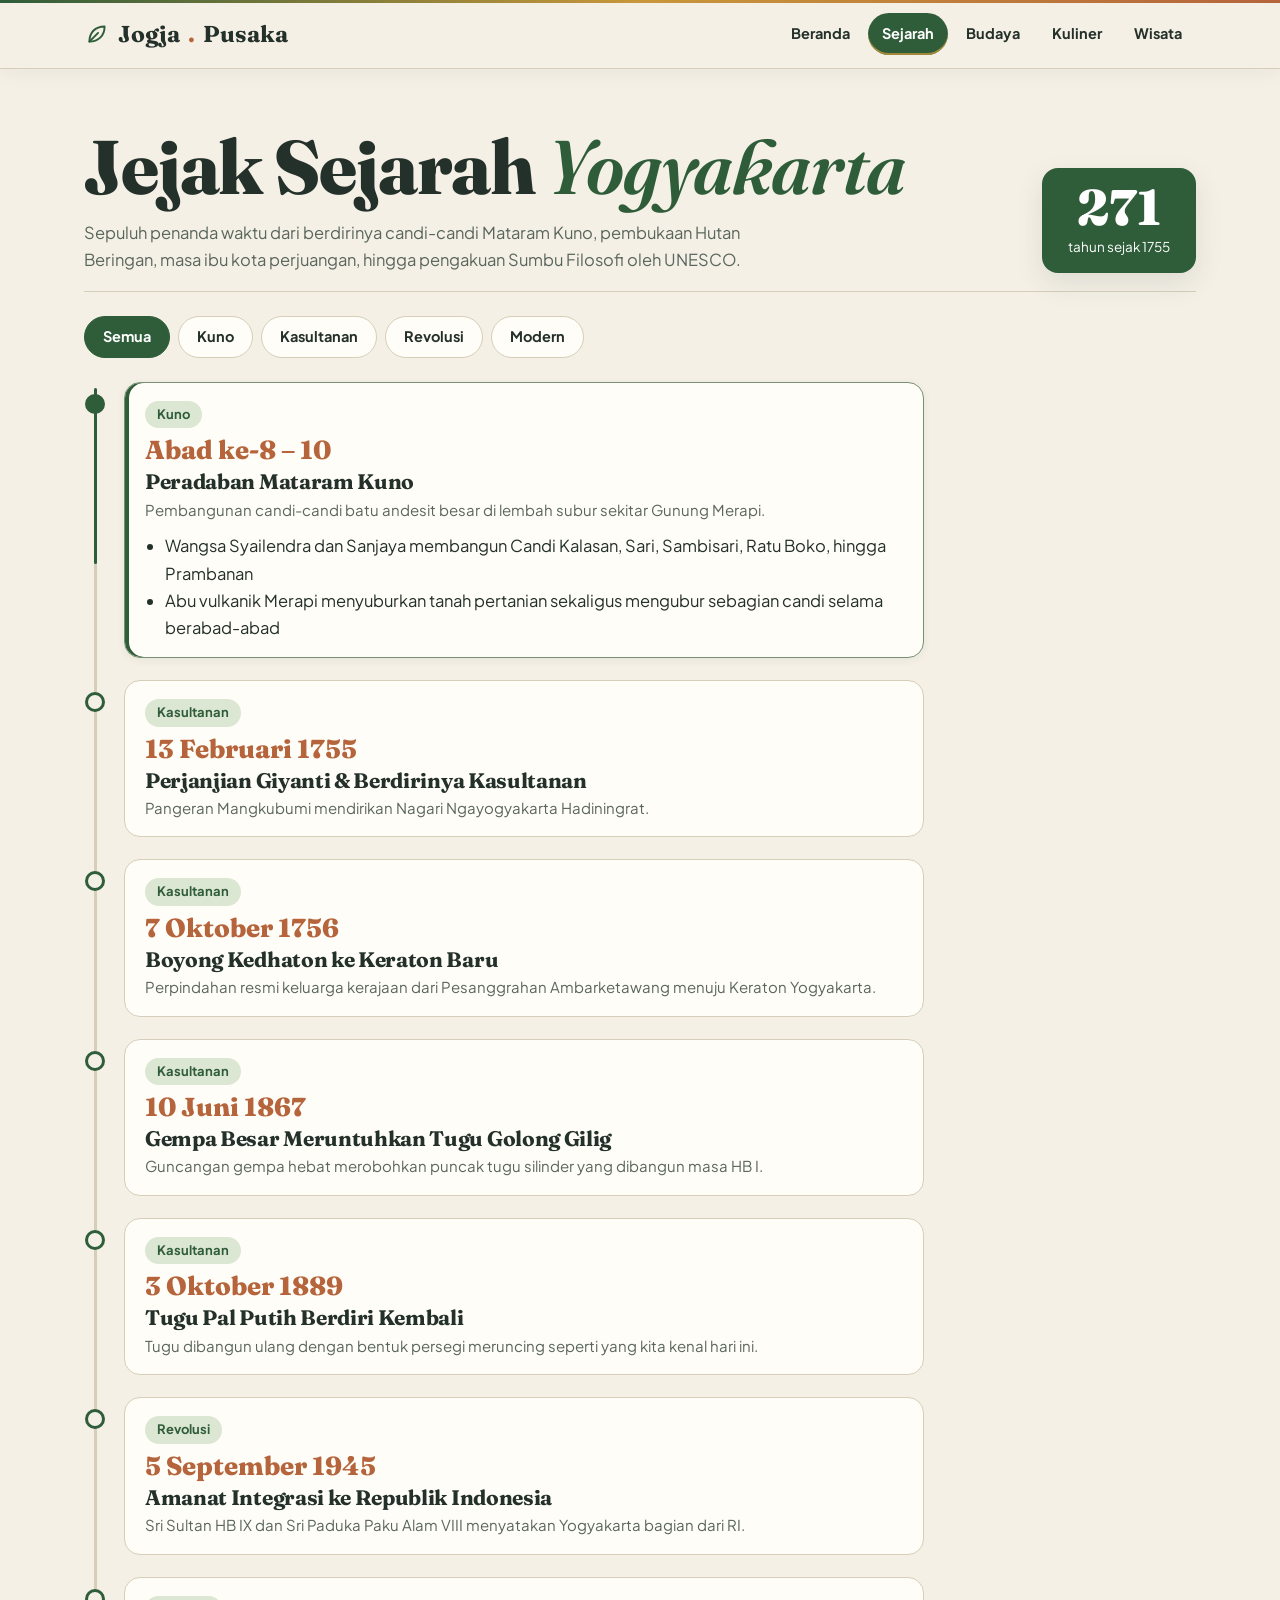
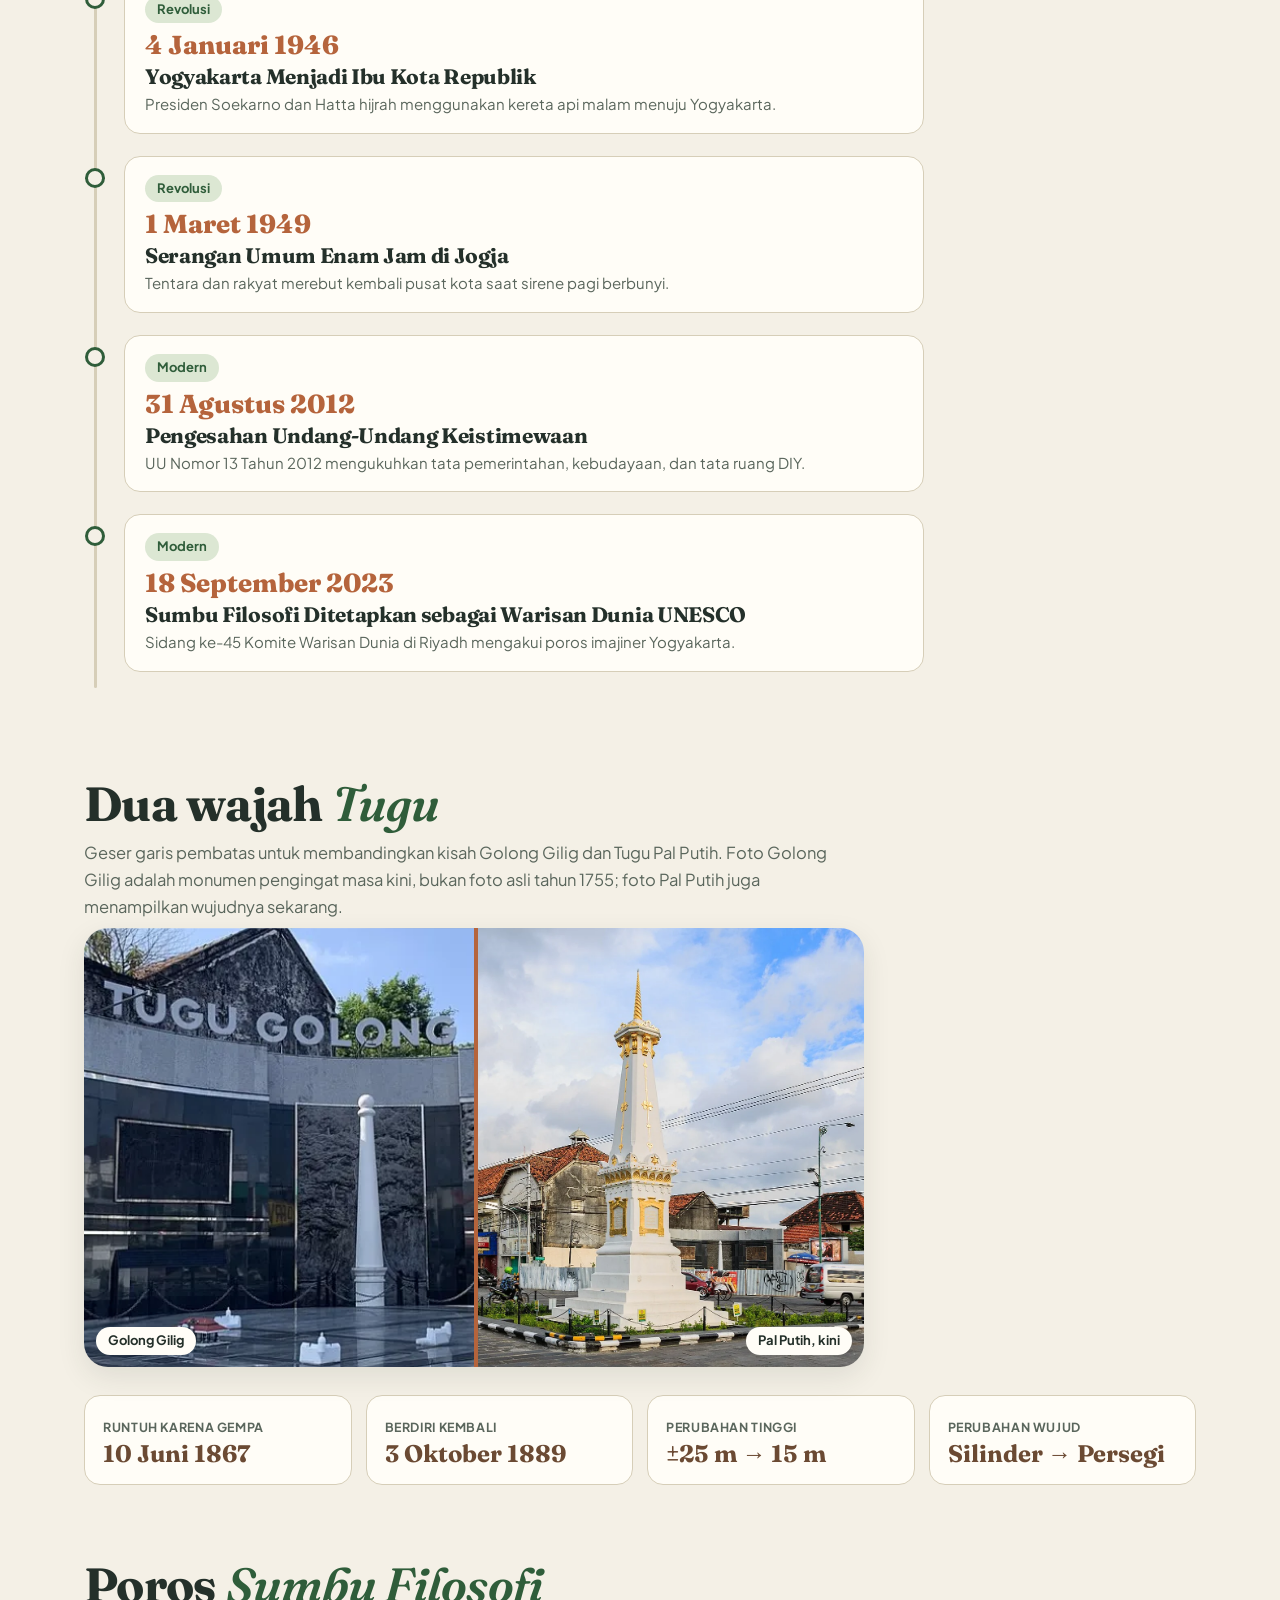
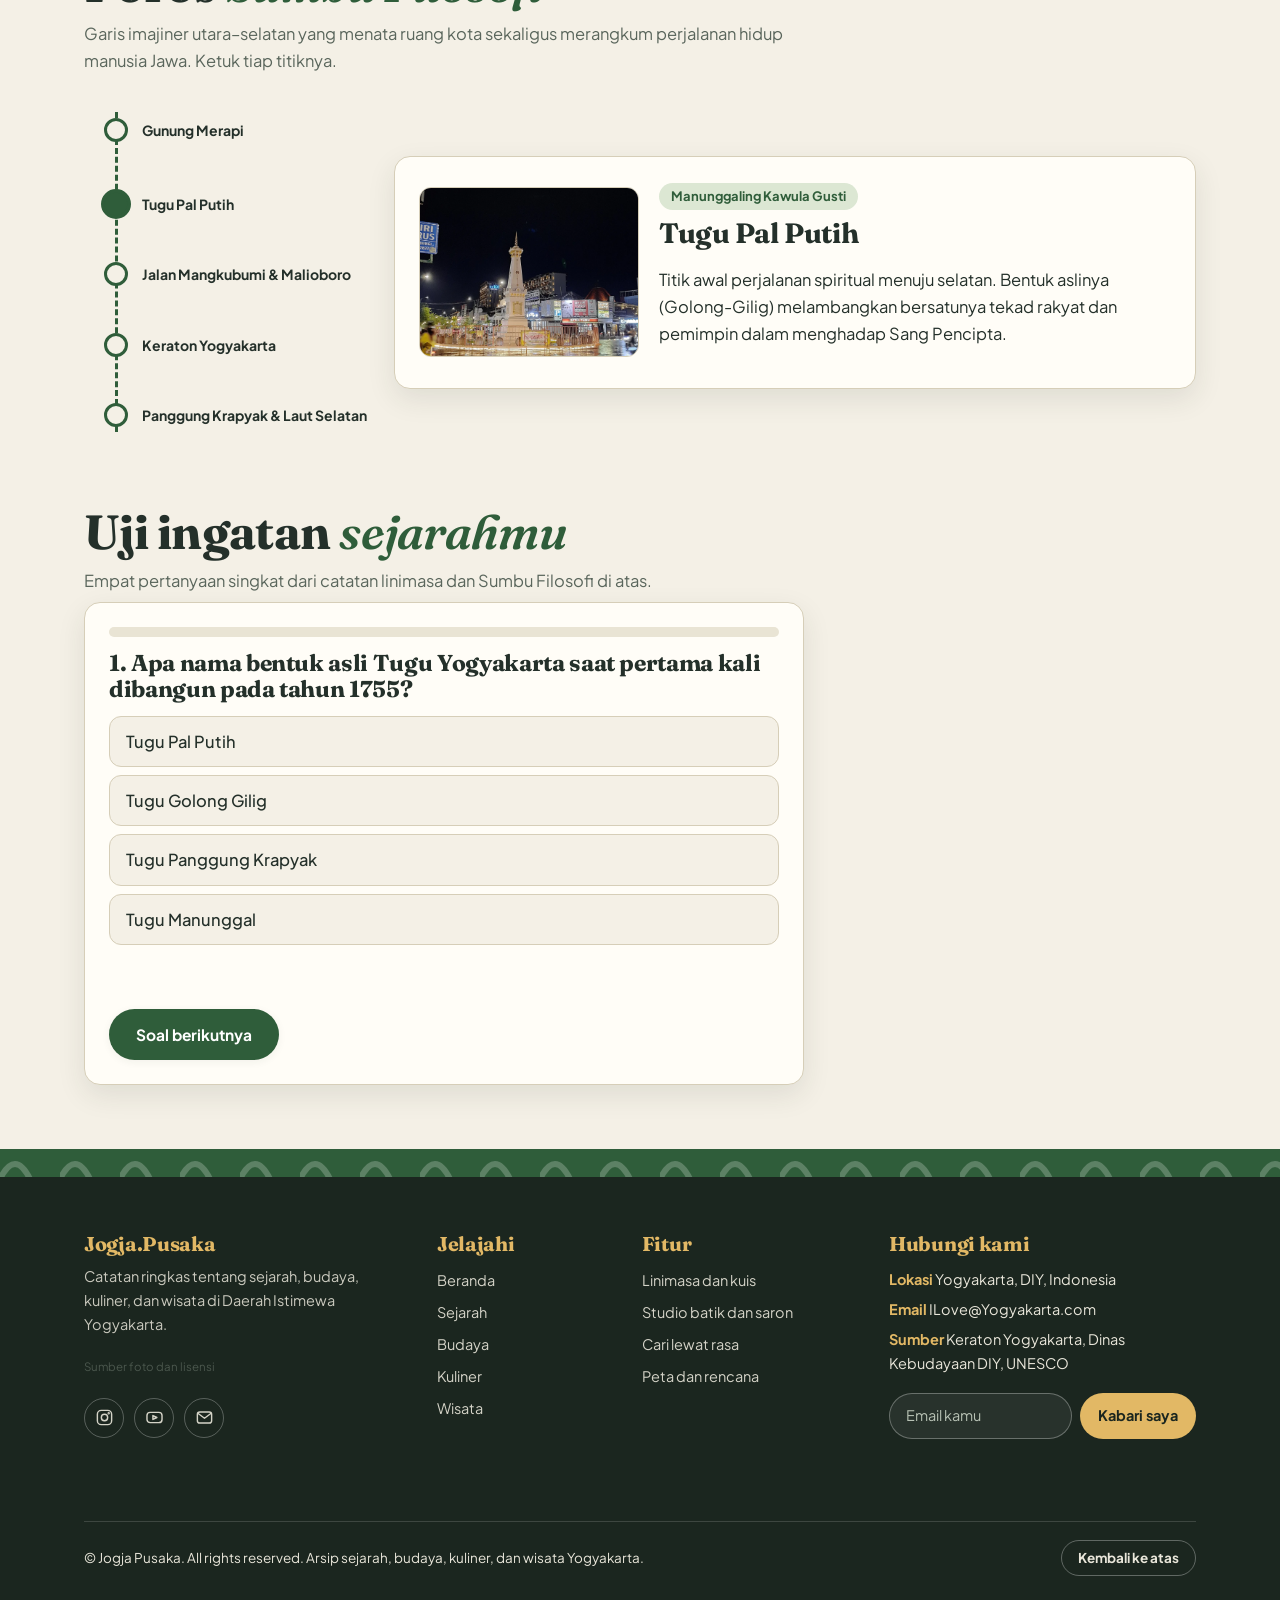
<file: sejarah.html>
<!doctype html>
<html lang="id">
  <head>
    <meta charset="utf-8" />
    <meta name="viewport" content="width=device-width, initial-scale=1" />
    <title>Sejarah | Jogja Pusaka</title>
    <meta name="description" content="Linimasa sejarah Yogyakarta dari Mataram Kuno sampai Sumbu Filosofi." />
    <meta name="theme-color" content="#2f5d3a" />
    <link rel="icon" href="images/favicon.svg" type="image/svg+xml" />

    <link rel="preconnect" href="https://fonts.googleapis.com" />
    <link rel="preconnect" href="https://fonts.gstatic.com" crossorigin />
    <link
      rel="stylesheet"
      href="https://fonts.googleapis.com/css2?family=Fraunces:ital,opsz,wght@0,9..144,600;0,9..144,700;0,9..144,800;1,9..144,600&family=Plus+Jakarta+Sans:wght@400;500;700&display=swap"
    />
    <link rel="stylesheet" href="css/style.css" />

  </head>
  <body>
    <a class="lompat-ke-isi" href="#main">Langsung ke konten</a>
    <div class="garis-gulir" id="scroll-progress"></div>

    <header class="kepala-situs">
      <div class="pembungkus-isi">
        <a class="nama-situs" href="index.html">
          <svg viewBox="0 0 24 24" fill="none" stroke="currentColor" stroke-width="1.8"
            stroke-linecap="round" stroke-linejoin="round" aria-hidden="true">
            <path d="M5 19C5 11 10 5 19 5C19 14 13 19 5 19Z" />
            <path d="M5 19L13 11" />
          </svg>
          Jogja<span>.</span>Pusaka
        </a>

        <nav class="menu-situs" id="site-nav" aria-label="Menu utama">
          <a href="index.html">Beranda</a>
          <a href="sejarah.html" aria-current="page">Sejarah</a>
          <a href="budaya.html">Budaya</a>
          <a href="kuliner.html">Kuliner</a>
          <a href="wisata.html">Wisata<span class="angka-menu" id="plan-badge" hidden>0</span></a>
        </nav>

        <div class="kendali-kepala">
          <button class="tombol-menu" id="menu-toggle" type="button"
            aria-expanded="false" aria-controls="site-nav">Menu</button>
        </div>
      </div>
    </header>

    <main id="main" class="halaman">
      <div class="pembungkus-isi">
        <header class="kepala-halaman">
          <div>
            <h1>Jejak Sejarah <em>Yogyakarta</em></h1>
            <p>
              Sepuluh penanda waktu dari berdirinya candi-candi Mataram Kuno, pembukaan Hutan Beringan,
              masa ibu kota perjuangan, hingga pengakuan Sumbu Filosofi oleh UNESCO.
            </p>
          </div>
          <div class="lencana-tahun">
            <strong id="years-since">0</strong>
            <span>tahun sejak 1755</span>
          </div>
        </header>

        <section aria-label="Linimasa">
          <div class="bilah-perkakas">
            <div class="saringan-topik" id="era-filter" role="group" aria-label="Saring menurut babak sejarah"></div>
          </div>
          <div class="linimasa" id="timeline">
            <div class="garis-linimasa" id="timeline-progress"></div>
          </div>
        </section>

        <section aria-labelledby="tugu-title">
          <div class="kepala-bagian muncul-saat-digulir">
            <h2 id="tugu-title">Dua wajah <em>Tugu</em></h2>
            <p>Geser garis pembatas untuk membandingkan kisah Golong Gilig dan Tugu Pal Putih. Foto Golong Gilig adalah monumen pengingat masa kini, bukan foto asli tahun 1755; foto Pal Putih juga menampilkan wujudnya sekarang.</p>
          </div>

          <div class="banding-tugu muncul-saat-digulir">
            <img class="foto-tugu-sekarang"
              src="images/sejarah-tugu-kini-baru.webp"
              alt="Tugu Pal Putih di tengah Kota Yogyakarta pada siang hari."
              fetchpriority="high" />
            <div class="rupa-tugu-dulu" id="compare-before">
              <img class="foto-tugu-lama"
                src="images/sejarah-golong-gilig-reka.webp"
                alt="Monumen pengingat bentuk Tugu Golong Gilig di kawasan Tugu Yogyakarta."
                fetchpriority="high" />
            </div>
            <div class="garis-pembatas" id="compare-divider"></div>
            <span class="keterangan-banding keterangan-kiri">Golong Gilig</span>
            <span class="keterangan-banding keterangan-kanan">Pal Putih, kini</span>
            <input type="range" id="compare-slider" min="0" max="100" value="50"
              aria-label="Geser untuk membandingkan dua bentuk Tugu" />
          </div>

          <div class="fakta-ringkas muncul-saat-digulir">
            <div><small>Runtuh karena gempa</small><strong>10 Juni 1867</strong></div>
            <div><small>Berdiri kembali</small><strong>3 Oktober 1889</strong></div>
            <div><small>Perubahan tinggi</small><strong>±25 m → 15 m</strong></div>
            <div><small>Perubahan wujud</small><strong>Silinder → Persegi</strong></div>
          </div>
        </section>

        <section aria-labelledby="axis-title">
          <div class="kepala-bagian muncul-saat-digulir">
            <h2 id="axis-title">Poros <em>Sumbu Filosofi</em></h2>
            <p>Garis imajiner utara–selatan yang menata ruang kota sekaligus merangkum perjalanan hidup manusia Jawa. Ketuk tiap titiknya.</p>
          </div>
          <div class="susunan-poros muncul-saat-digulir">
            <div class="poros-kota" id="axis"></div>
            <div class="kotak-isi kisah-poros" id="axis-info" aria-live="polite"></div>
          </div>
        </section>

        <section aria-labelledby="quiz-title">
          <div class="kepala-bagian muncul-saat-digulir">
            <h2 id="quiz-title">Uji ingatan <em>sejarahmu</em></h2>
            <p>Empat pertanyaan singkat dari catatan linimasa dan Sumbu Filosofi di atas.</p>
          </div>
          <div class="kotak-isi kuis muncul-saat-digulir">
            <div class="kemajuan-kuis"><span id="quiz-progress"></span></div>
            <h3 id="quiz-question"></h3>
            <div id="quiz-options"></div>
            <p class="pesan-kuis" id="quiz-message" aria-live="polite"></p>
            <button class="tombol" id="quiz-next" type="button" hidden>Soal berikutnya</button>
          </div>
        </section>
      </div>
    </main>

    <!-- Dialog detail, isinya diisi oleh common.js -->
    <dialog class="jendela-cerita" id="detail-dialog" aria-labelledby="detail-title">
      <div class="sampul-jendela" id="detail-cover">
        <button class="tutup-jendela" id="detail-close" type="button">Tutup</button>
      </div>
      <div class="isi-jendela">
        <span class="label-kecil" id="detail-category"></span>
        <h3 id="detail-title"></h3>
        <p id="detail-description"></p>
        <ul id="detail-facts"></ul>
        <div class="daftar-label" id="detail-tags"></div>
        <div class="ukuran-rasa" id="detail-taste"></div>
        <p><strong id="detail-place-label"></strong> <span id="detail-place"></span></p>
        <button class="tombol" id="detail-plan-button" type="button" hidden>Tambah ke rencana</button>
      </div>
    </dialog>

    <div class="pita-bawah" aria-hidden="true"></div>

    <footer class="kaki-situs">
      <div class="pembungkus-isi">
        <div class="susunan-bawah">
          <div class="tentang-situs">
            <h3>Jogja.Pusaka</h3>
            <p>
              Catatan ringkas tentang sejarah, budaya, kuliner, dan wisata di
              Daerah Istimewa Yogyakarta.
            </p>
            <p class="kredit-foto-ringkas"><a href="images/README.txt">Sumber foto dan lisensi</a></p>
            <div class="akun-sosial">
              <a href="#" data-soon aria-label="Instagram">
                <svg viewBox="0 0 24 24">
                  <rect x="3" y="3" width="18" height="18" rx="5" />
                  <circle cx="12" cy="12" r="4" />
                  <circle cx="17.3" cy="6.7" r=".6" />
                </svg>
              </a>
              <a href="#" data-soon aria-label="YouTube">
                <svg viewBox="0 0 24 24">
                  <rect x="2.5" y="5.5" width="19" height="13" rx="4" />
                  <path d="M10 9.5L15 12L10 14.5Z" />
                </svg>
              </a>
              <a href="#" data-soon aria-label="Email">
                <svg viewBox="0 0 24 24">
                  <rect x="3" y="5" width="18" height="14" rx="3" />
                  <path d="M4 7L12 13L20 7" />
                </svg>
              </a>
            </div>
          </div>

          <div>
            <h3>Jelajahi</h3>
            <a href="index.html">Beranda</a>
            <a href="sejarah.html">Sejarah</a>
            <a href="budaya.html">Budaya</a>
            <a href="kuliner.html">Kuliner</a>
            <a href="wisata.html">Wisata</a>
          </div>

          <div>
            <h3>Fitur</h3>
            <a href="sejarah.html#timeline">Linimasa dan kuis</a>
            <a href="budaya.html#studio-title">Studio batik dan saron</a>
            <a href="kuliner.html#taste-title">Cari lewat rasa</a>
            <a href="wisata.html#map-title">Peta dan rencana</a>
          </div>

          <div class="kontak-situs">
            <h3>Hubungi kami</h3>
            <ul class="daftar-kontak">
              <li><strong>Lokasi</strong> Yogyakarta, DIY, Indonesia</li>
              <li><strong>Email</strong> ILove@Yogyakarta.com</li>
              <li><strong>Sumber</strong> Keraton Yogyakarta, Dinas Kebudayaan DIY, UNESCO</li>
            </ul>
            <form class="form-kabar" id="newsletter-form" novalidate>
              <input type="email" id="newsletter-email" placeholder="Email kamu"
                aria-label="Email untuk kabar terbaru" />
              <button type="submit">Kabari saya</button>
            </form>
            <p class="pesan-kabar" id="newsletter-message" aria-live="polite"></p>
          </div>
        </div>

        <div class="catatan-paling-bawah">
          <span>© Jogja Pusaka. All rights reserved. Arsip sejarah, budaya, kuliner, dan wisata Yogyakarta.</span>
          <button type="button" id="back-to-top">Kembali ke atas</button>
        </div>
      </div>
    </footer>

    <script src="js/data.js"></script>
    <script src="js/common.js"></script>
    <script src="js/sejarah.js"></script>
  </body>
</html>
</file>
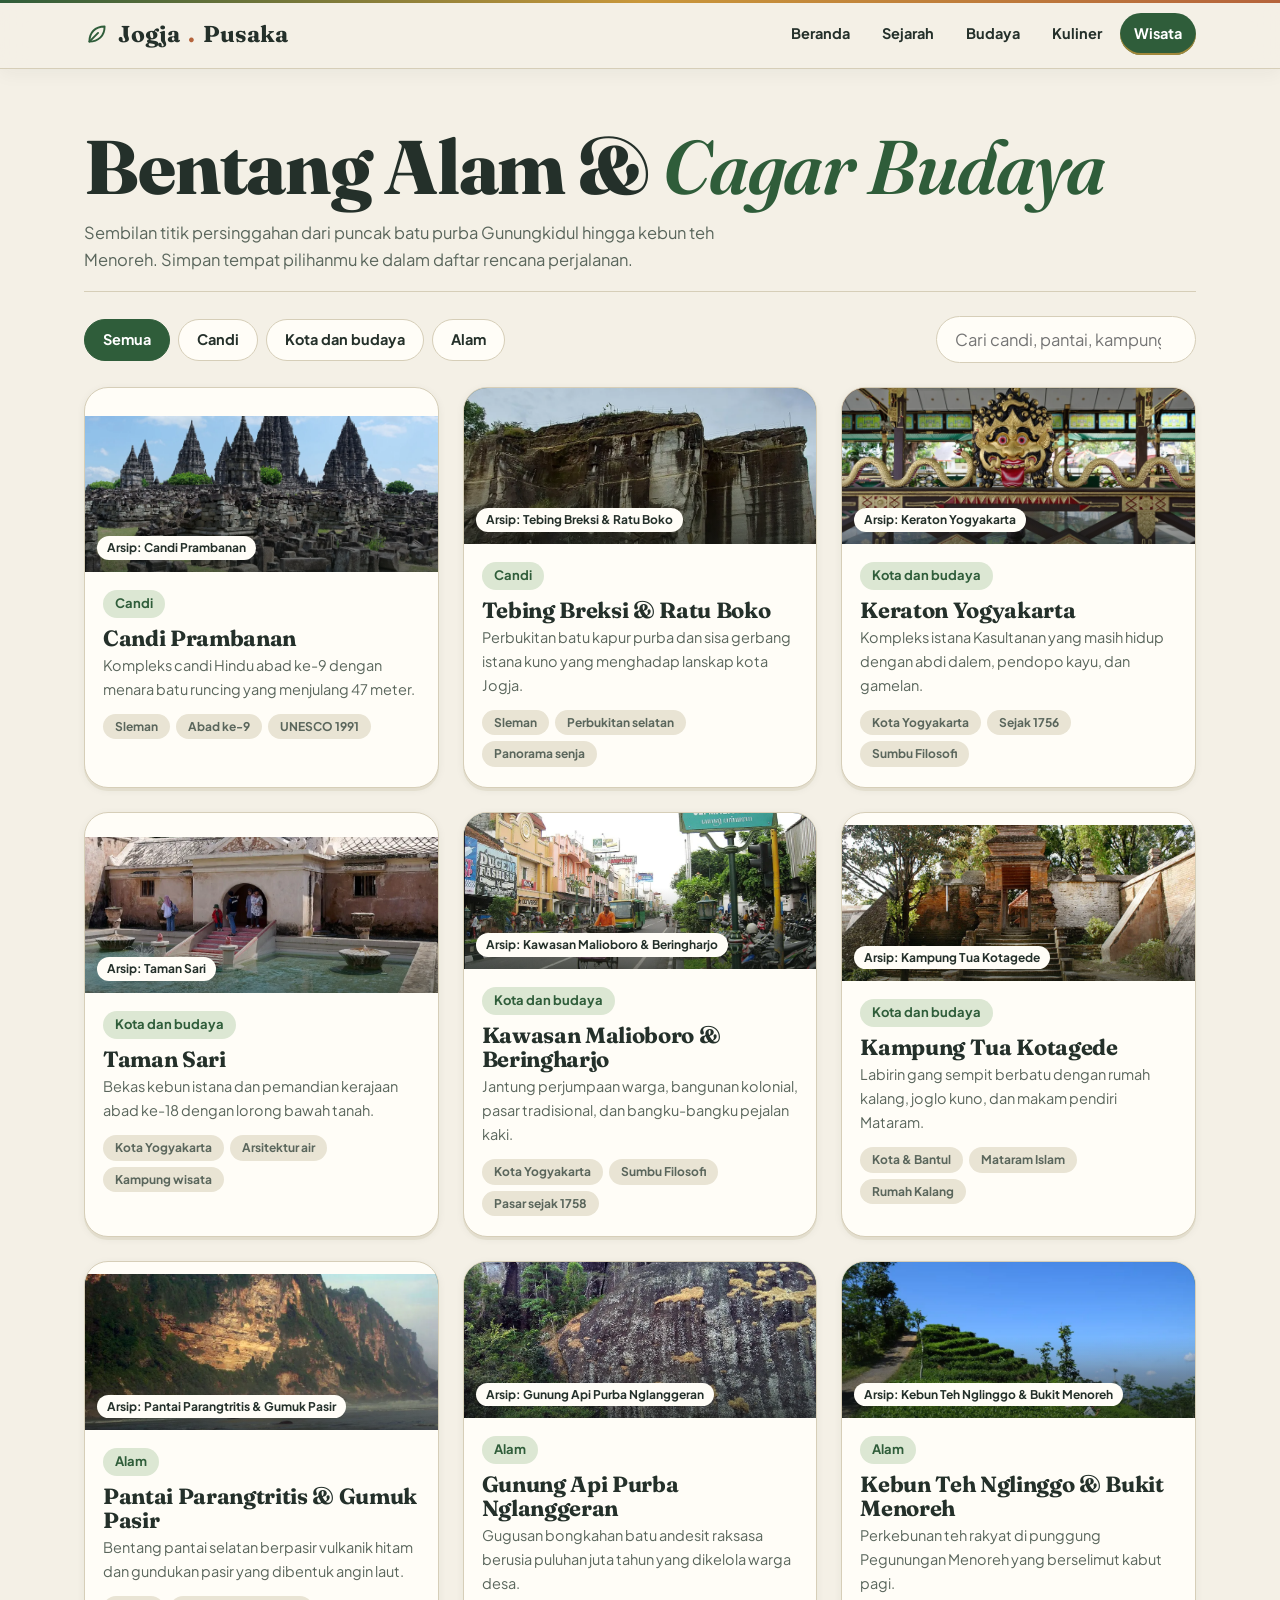
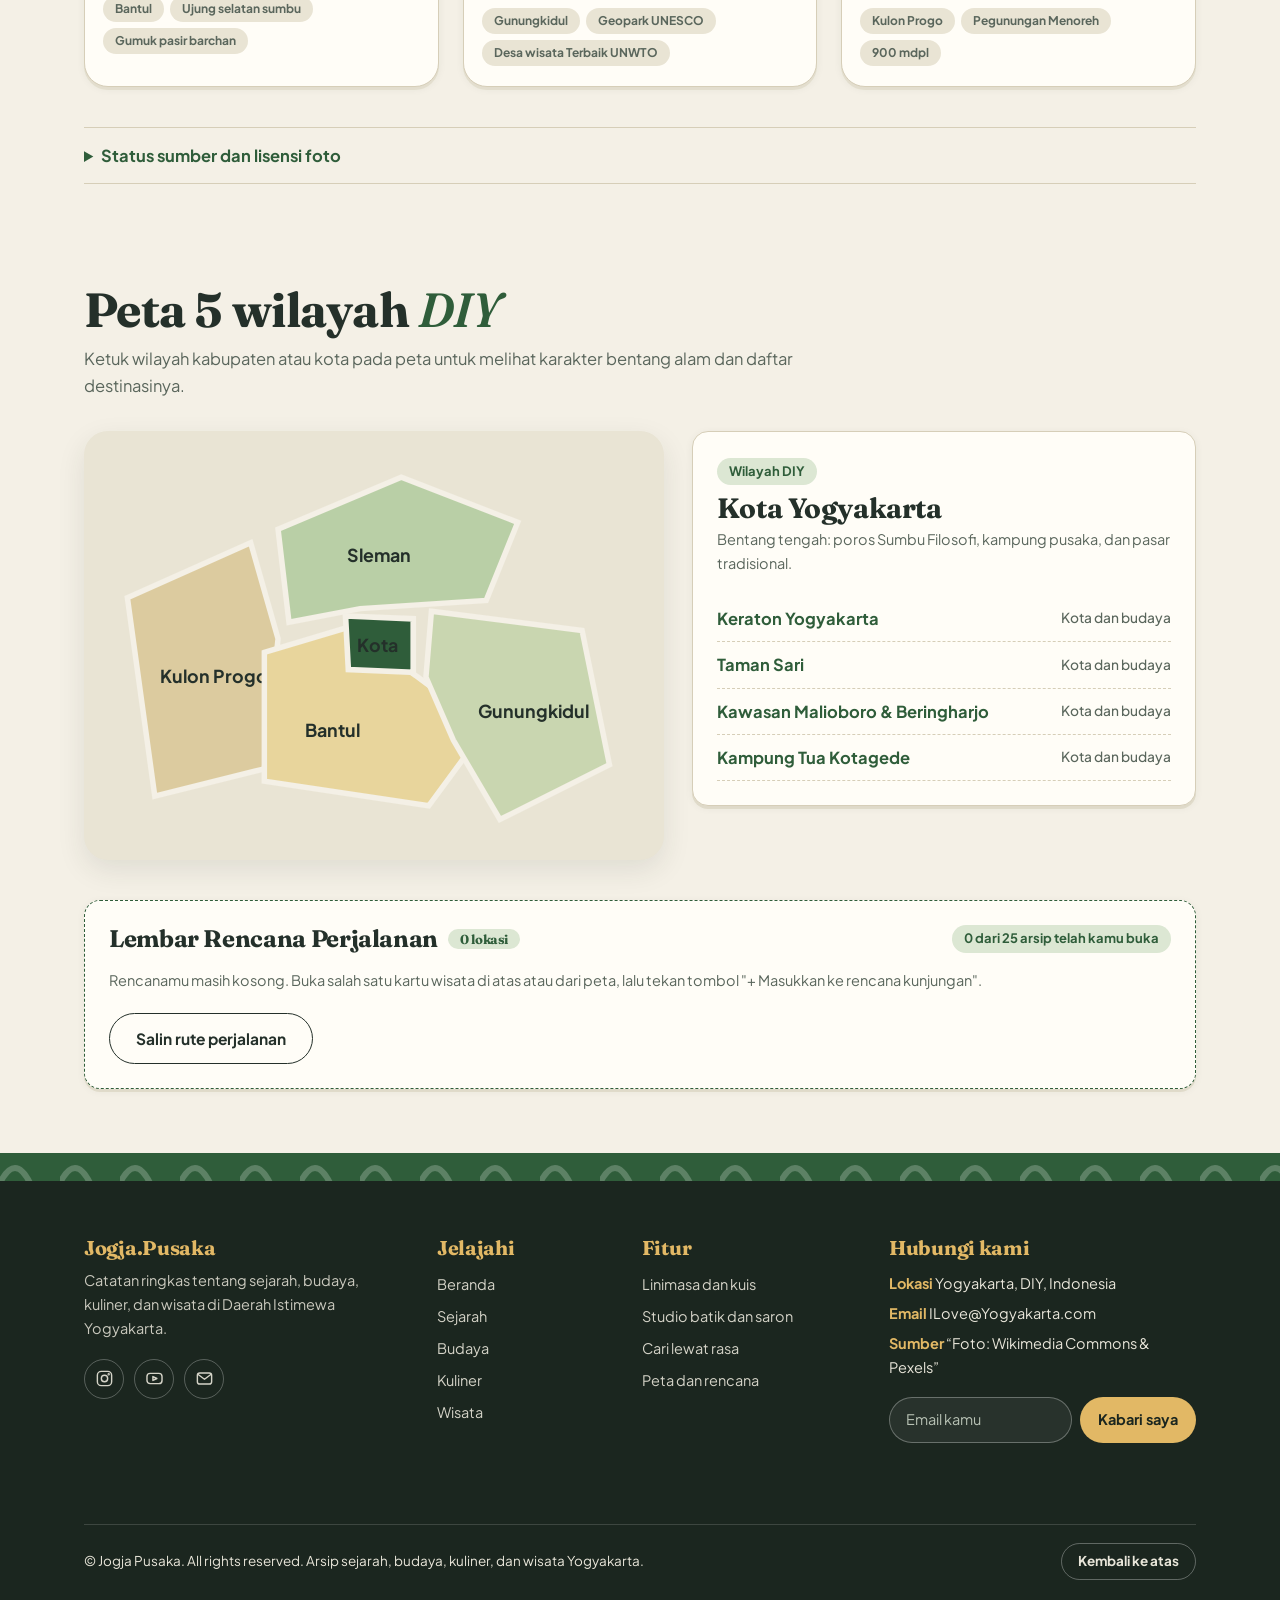
<file: wisata.html>
<!doctype html>
<html lang="id">
  <head>
    <meta charset="utf-8" />
    <meta name="viewport" content="width=device-width, initial-scale=1" />
    <title>Wisata | Jogja Pusaka</title>
    <meta name="description" content="Tempat wisata budaya dan alam di Yogyakarta, lengkap dengan peta dan rencana." />
    <meta name="theme-color" content="#2f5d3a" />
    <link rel="icon" href="images/favicon.svg" type="image/svg+xml" />

    <link rel="preconnect" href="https://fonts.googleapis.com" />
    <link rel="preconnect" href="https://fonts.gstatic.com" crossorigin />
    <link
      rel="stylesheet"
      href="https://fonts.googleapis.com/css2?family=Fraunces:ital,opsz,wght@0,9..144,600;0,9..144,700;0,9..144,800;1,9..144,600&family=Plus+Jakarta+Sans:wght@400;500;700&display=swap"
    />
    <link rel="stylesheet" href="css/style.css" />

  </head>
  <body>
    <a class="lompat-ke-isi" href="#main">Langsung ke konten</a>
    <div class="garis-gulir" id="scroll-progress"></div>

    <header class="kepala-situs">
      <div class="pembungkus-isi">
        <a class="nama-situs" href="index.html">
          <svg viewBox="0 0 24 24" fill="none" stroke="currentColor" stroke-width="1.8"
            stroke-linecap="round" stroke-linejoin="round" aria-hidden="true">
            <path d="M5 19C5 11 10 5 19 5C19 14 13 19 5 19Z" />
            <path d="M5 19L13 11" />
          </svg>
          Jogja<span>.</span>Pusaka
        </a>

        <nav class="menu-situs" id="site-nav" aria-label="Menu utama">
          <a href="index.html">Beranda</a>
          <a href="sejarah.html">Sejarah</a>
          <a href="budaya.html">Budaya</a>
          <a href="kuliner.html">Kuliner</a>
          <a href="wisata.html" aria-current="page">Wisata<span class="angka-menu" id="plan-badge" hidden>0</span></a>
        </nav>

        <div class="kendali-kepala">
          <button class="tombol-menu" id="menu-toggle" type="button"
            aria-expanded="false" aria-controls="site-nav">Menu</button>
        </div>
      </div>
    </header>

    <main id="main" class="halaman">
      <div class="pembungkus-isi">
        <header class="kepala-halaman">
          <div>
            <h1>Bentang Alam &amp; <em>Cagar Budaya</em></h1>
            <p>
              Sembilan titik persinggahan dari puncak batu purba Gunungkidul hingga kebun teh Menoreh.
              Simpan tempat pilihanmu ke dalam daftar rencana perjalanan.
            </p>
          </div>
        </header>

        <section aria-label="Katalog wisata">
          <div class="bilah-perkakas">
            <div class="saringan-topik" id="wisata-filter" role="group" aria-label="Saring kategori wisata"></div>
            <input class="kolom-pencarian" type="search" id="wisata-search"
              placeholder="Cari candi, pantai, kampung..." aria-label="Cari tempat wisata" />
          </div>
          <div class="jajaran-catatan" id="wisata-grid"></div>
          <p class="pesan-tidak-ketemu" id="wisata-empty" hidden>Tidak ditemukan lokasi wisata yang sesuai.</p>
          <details class="kredit-foto" id="kredit-foto">
            <summary>Status sumber dan lisensi foto</summary>
            <p>Foto Wisata lama tidak diubah dalam pembaruan ini. Sumber dan lisensi foto pengganti di Beranda, Sejarah, Budaya, serta Kuliner dicatat di <a href="images/README.txt">daftar kredit foto</a>; status foto Wisata yang lama tetap perlu diperiksa satu per satu. Kredit Punakawan juga tersedia di <a href="budaya.html#punakawan-title">halaman Budaya</a>.</p>
          </details>
        </section>

        <section aria-labelledby="map-title">
          <div class="kepala-bagian muncul-saat-digulir">
            <h2 id="map-title">Peta 5 wilayah <em>DIY</em></h2>
            <p>Ketuk wilayah kabupaten atau kota pada peta untuk melihat karakter bentang alam dan daftar destinasinya.</p>
          </div>
          <div class="susunan-peta muncul-saat-digulir">
            <div class="peta-diy">
              <svg viewBox="0 0 400 290" id="map" role="group" aria-label="Peta skematis lima wilayah DIY">
                <path data-region="kulon-progo" d="M20 110L110 70L130 140L120 235L40 255Z"
                  fill="#dccb9f" tabindex="0" role="button" aria-label="Kulon Progo" />
                <text x="44" y="172">Kulon Progo</text>

                <path data-region="sleman" d="M130 60L220 22L305 55L282 112L190 118L138 128Z"
                  fill="#b9cfa6" tabindex="0" role="button" aria-label="Sleman" />
                <text x="180" y="84">Sleman</text>

                <path data-region="bantul" d="M120 150L180 132L232 168L282 205L240 262L120 244Z"
                  fill="#e8d59c" tabindex="0" role="button" aria-label="Bantul" />
                <text x="150" y="212">Bantul</text>

                <path data-region="gunungkidul" d="M242 120L352 134L372 232L292 272L258 214L238 168Z"
                  fill="#c9d6b0" tabindex="0" role="button" aria-label="Gunungkidul" />
                <text x="276" y="198">Gunungkidul</text>

                <path data-region="kota" d="M180 124L228 126L228 164L182 162Z"
                  fill="#e0a98a" tabindex="0" role="button" aria-label="Kota Yogyakarta" />
                <text x="188" y="150">Kota</text>
              </svg>
            </div>
            <div class="kotak-isi catatan-wilayah" id="map-info" aria-live="polite"></div>
          </div>
        </section>

        <section class="kotak-isi rencana-jalan muncul-saat-digulir" aria-labelledby="plan-title">
          <div class="kepala-rencana">
            <h3 id="plan-title">Lembar Rencana Perjalanan <span class="label-kecil" id="plan-count">0 lokasi</span></h3>
            <span class="label-kecil" id="stamp-counter">0 arsip telah kamu buka</span>
          </div>
          <ol id="plan-list"></ol>
          <p class="catatan-kecil" id="plan-empty">
            Rencanamu masih kosong. Buka salah satu kartu wisata di atas atau dari peta, lalu tekan tombol "+ Masukkan ke rencana kunjungan".
          </p>
          <button class="tombol tombol-garis" id="plan-copy" type="button" hidden>Salin rute perjalanan</button>
          <span class="catatan-kecil" id="plan-message" aria-live="polite"></span>
        </section>
      </div>
    </main>

    <!-- Dialog detail, isinya diisi oleh common.js -->
    <dialog class="jendela-cerita" id="detail-dialog" aria-labelledby="detail-title">
      <div class="sampul-jendela" id="detail-cover">
        <button class="tutup-jendela" id="detail-close" type="button">Tutup</button>
      </div>
      <div class="isi-jendela">
        <span class="label-kecil" id="detail-category"></span>
        <h3 id="detail-title"></h3>
        <p id="detail-description"></p>
        <ul id="detail-facts"></ul>
        <div class="daftar-label" id="detail-tags"></div>
        <div class="ukuran-rasa" id="detail-taste"></div>
        <p><strong id="detail-place-label"></strong> <span id="detail-place"></span></p>
        <button class="tombol" id="detail-plan-button" type="button" hidden>Tambah ke rencana</button>
      </div>
    </dialog>

    <div class="pita-bawah" aria-hidden="true"></div>

    <footer class="kaki-situs">
      <div class="pembungkus-isi">
        <div class="susunan-bawah">
          <div class="tentang-situs">
            <h3>Jogja.Pusaka</h3>
            <p>
              Catatan ringkas tentang sejarah, budaya, kuliner, dan wisata di
              Daerah Istimewa Yogyakarta.
            </p>
            <div class="akun-sosial">
              <a href="#" data-soon aria-label="Instagram">
                <svg viewBox="0 0 24 24">
                  <rect x="3" y="3" width="18" height="18" rx="5" />
                  <circle cx="12" cy="12" r="4" />
                  <circle cx="17.3" cy="6.7" r=".6" />
                </svg>
              </a>
              <a href="#" data-soon aria-label="YouTube">
                <svg viewBox="0 0 24 24">
                  <rect x="2.5" y="5.5" width="19" height="13" rx="4" />
                  <path d="M10 9.5L15 12L10 14.5Z" />
                </svg>
              </a>
              <a href="#" data-soon aria-label="Email">
                <svg viewBox="0 0 24 24">
                  <rect x="3" y="5" width="18" height="14" rx="3" />
                  <path d="M4 7L12 13L20 7" />
                </svg>
              </a>
            </div>
          </div>

          <div>
            <h3>Jelajahi</h3>
            <a href="index.html">Beranda</a>
            <a href="sejarah.html">Sejarah</a>
            <a href="budaya.html">Budaya</a>
            <a href="kuliner.html">Kuliner</a>
            <a href="wisata.html">Wisata</a>
          </div>

          <div>
            <h3>Fitur</h3>
            <a href="sejarah.html#timeline">Linimasa dan kuis</a>
            <a href="budaya.html#studio-title">Studio batik dan saron</a>
            <a href="kuliner.html#taste-title">Cari lewat rasa</a>
            <a href="wisata.html#map-title">Peta dan rencana</a>
          </div>

          <div class="kontak-situs">
            <h3>Hubungi kami</h3>
            <ul class="daftar-kontak">
              <li><strong>Lokasi</strong> Yogyakarta, DIY, Indonesia</li>
              <li><strong>Email</strong> ILove@Yogyakarta.com</li>
              <li><strong>Sumber</strong> “Foto: Wikimedia Commons & Pexels”</li>
            </ul>
            <form class="form-kabar" id="newsletter-form" novalidate>
              <input type="email" id="newsletter-email" placeholder="Email kamu"
                aria-label="Email untuk kabar terbaru" />
              <button type="submit">Kabari saya</button>
            </form>
            <p class="pesan-kabar" id="newsletter-message" aria-live="polite"></p>
          </div>
        </div>

        <div class="catatan-paling-bawah">
          <span>© Jogja Pusaka. All rights reserved. Arsip sejarah, budaya, kuliner, dan wisata Yogyakarta.</span>
          <button type="button" id="back-to-top">Kembali ke atas</button>
        </div>
      </div>
    </footer>

    <script src="js/data.js"></script>
    <script src="js/common.js"></script>
    <script src="js/wisata.js"></script>
  </body>
</html>
</file>
<file: css/style.css>
/* Jogja Pusaka — style.css
   Gaya visual: catatan lapangan bertema natural (kertas krem, hijau daun, kayu soga, dan tanah liat). */

:root {
  --color-bg: #f4f0e6;
  --color-surface: #fffdf7;
  --color-surface-alt: #e9e4d4;
  --color-text: #24302a;
  --color-muted: #5a665c;
  --color-line: #d6ceb8;
  --color-primary: #2f5d3a;
  --color-primary-soft: #dce7d3;
  --color-on-primary: #ffffff;
  --color-accent: #b5643c;
  --color-gold: #c9973a;
  --color-wood: #6b4a33;

  --scene-sky: #f3e7c9;
  --scene-sun: #e3a845;
  --scene-mountain: #5f7f55;
  --scene-hill: #87a56e;
  --scene-ground: #6b4a33;
  --scene-tree: #3f6b45;
  --scene-stars: 0;
  --scene-clouds: 1;
  --scene-wayang: 0;

  --font-display: "Fraunces", Georgia, serif;
  --font-body: "Plus Jakarta Sans", system-ui, sans-serif;

  --radius: 16px;
  --radius-lg: 24px;
  --radius-pill: 999px;
  --shadow-sm: 0 2px 8px rgba(36, 48, 42, 0.06);
  --shadow-md: 0 10px 28px rgba(36, 48, 42, 0.1);
  --shadow-lg: 0 18px 40px rgba(36, 48, 42, 0.16);

  --header-height: 68px;
  --container: 1160px;

  --pattern-kawung: url("data:image/svg+xml,%3Csvg xmlns='http://www.w3.org/2000/svg' width='60' height='60'%3E%3Cg fill='%23fff' fill-opacity='.2'%3E%3Cellipse cx='30' cy='15' rx='9' ry='13'/%3E%3Cellipse cx='30' cy='45' rx='9' ry='13'/%3E%3Cellipse cx='15' cy='30' rx='13' ry='9'/%3E%3Cellipse cx='45' cy='30' rx='13' ry='9'/%3E%3C/g%3E%3C/svg%3E");
  --pattern-parang: url("data:image/svg+xml,%3Csvg xmlns='http://www.w3.org/2000/svg' width='60' height='60'%3E%3Cpath d='M0 30Q15 0 30 30T60 30' stroke='%23fff' stroke-opacity='.22' stroke-width='6' fill='none'/%3E%3C/svg%3E");
  --pattern-ceplok: url("data:image/svg+xml,%3Csvg xmlns='http://www.w3.org/2000/svg' width='60' height='60'%3E%3Cpath d='M30 6L54 30L30 54L6 30Z' fill='none' stroke='%23fff' stroke-opacity='.24' stroke-width='3'/%3E%3Ccircle cx='30' cy='30' r='5' fill='%23fff' fill-opacity='.24'/%3E%3C/svg%3E");
  --pattern-daun: url("data:image/svg+xml,%3Csvg xmlns='http://www.w3.org/2000/svg' width='60' height='60'%3E%3Cg fill='none' stroke='%23fff' stroke-opacity='.24' stroke-width='2'%3E%3Cpath d='M30 8C42 18 42 38 30 52C18 38 18 18 30 8Z'/%3E%3Cpath d='M30 14V48'/%3E%3C/g%3E%3C/svg%3E");
}

/* Aturan dasar & tipografi */

*,
*::before,
*::after {
  box-sizing: border-box;
}

html {
  scroll-behavior: smooth;
  scroll-padding-top: var(--header-height);
}

body {
  margin: 0;
  min-height: 100vh;
  background: var(--color-bg);
  color: var(--color-text);
  font: 400 16.5px/1.65 var(--font-body);
  transition: background-color 0.4s, color 0.4s;
}

h1,
h2,
h3,
h4 {
  margin: 0;
  font-family: var(--font-display);
  font-weight: 700;
  line-height: 1.1;
  letter-spacing: -0.015em;
}

em {
  font-style: italic;
  font-weight: 600;
  color: var(--color-primary);
}

a {
  color: inherit;
}

img,
svg {
  display: block;
  max-width: 100%;
}

button,
input {
  font: inherit;
  color: inherit;
}

button {
  cursor: pointer;
}

:focus-visible {
  outline: 3px solid var(--color-accent);
  outline-offset: 3px;
  box-shadow: 0 0 0 5px color-mix(in srgb, var(--color-surface) 85%, transparent);
}

button,
a,
input {
  touch-action: manipulation;
}

.pembungkus-isi {
  max-width: var(--container);
  margin: 0 auto;
  padding: 0 24px;
}

.lompat-ke-isi {
  position: absolute;
  top: -100px;
  left: 16px;
  z-index: 100;
  padding: 10px 18px;
  border-radius: var(--radius-pill);
  background: var(--color-primary);
  color: var(--color-on-primary);
  font-weight: 700;
  text-decoration: none;
}

.lompat-ke-isi:focus {
  top: 12px;
}

.garis-gulir {
  position: fixed;
  top: 0;
  left: 0;
  z-index: 60;
  width: 0;
  height: 3px;
  background: linear-gradient(90deg, var(--color-primary), var(--color-gold));
}

.muncul-saat-digulir {
  opacity: 0;
  transform: translateY(24px);
  transition: opacity 0.7s ease, transform 0.7s ease;
}

.muncul-saat-digulir.sudah-kelihatan {
  opacity: 1;
  transform: none;
}

.halaman {
  animation: page-in 0.5s ease;
}

@keyframes page-in {
  from {
    opacity: 0;
    transform: translateY(10px);
  }
}

@keyframes drift {
  to {
    background-position: 120px 60px;
  }
}

@keyframes slide-in {
  from {
    opacity: 0;
    transform: translateX(24px);
  }
}

/* Komponen tombol, label tag, dan kotak panel */

.tombol {
  display: inline-flex;
  align-items: center;
  gap: 8px;
  padding: 12px 26px;
  border: 1px solid transparent;
  border-radius: var(--radius-pill);
  background: var(--color-primary);
  color: var(--color-on-primary);
  font-weight: 700;
  font-size: 15.5px;
  text-decoration: none;
  box-shadow: var(--shadow-sm);
  transition: transform 0.2s ease, box-shadow 0.2s ease, background-color 0.2s ease;
}

.tombol:active {
  transform: translateY(1px) scale(0.985);
}

@media (hover: hover) and (pointer: fine) {
  .tombol:hover {
    transform: translateY(-2px);
    box-shadow: var(--shadow-md);
  }
}

.tombol:disabled {
  opacity: 0.6;
  transform: none;
  cursor: not-allowed;
}

.tombol-garis {
  background: transparent;
  border-color: var(--color-text);
  color: var(--color-text);
  box-shadow: none;
}

.tombol-garis:hover {
  background: var(--color-surface);
}

.tombol-terang {
  background: #fff;
  color: #24302a;
}

.label-kecil {
  display: inline-block;
  padding: 3px 12px;
  border-radius: var(--radius-pill);
  background: var(--color-primary-soft);
  color: var(--color-primary);
  font-size: 13px;
  font-weight: 700;
}

.daftar-label {
  display: flex;
  flex-wrap: wrap;
  gap: 6px;
}

.daftar-label .label-kecil {
  background: var(--color-surface-alt);
  color: var(--color-muted);
  font-size: 12px;
}

.pilihan-lajur,
.saringan-topik {
  display: flex;
  flex-wrap: wrap;
  gap: 8px;
}

.pilihan-lajur {
  margin: 20px 0;
}

.pilihan-lajur button,
.saringan-topik button {
  min-height: 42px;
  padding: 7px 18px;
  border: 1px solid var(--color-line);
  border-radius: var(--radius-pill);
  background: var(--color-surface);
  font-size: 14.5px;
  font-weight: 700;
  transition: background-color 0.2s, border-color 0.2s;
}

.pilihan-lajur button:hover,
.saringan-topik button:hover {
  border-color: var(--color-primary);
}

.pilihan-lajur button[aria-selected="true"],
.saringan-topik button[aria-pressed="true"] {
  background: var(--color-primary);
  border-color: var(--color-primary);
  color: var(--color-on-primary);
}

.kotak-isi {
  padding: 24px;
  border: 1px solid var(--color-line);
  border-radius: var(--radius);
  background: var(--color-surface);
  box-shadow: 0 3px 0 color-mix(in srgb, var(--color-line) 55%, transparent),
    var(--shadow-sm);
}

.kepala-bagian {
  padding: 64px 0 8px;
}

.kepala-bagian h2 {
  font-size: clamp(30px, 4.6vw, 48px);
}

.kepala-bagian p {
  max-width: 62ch;
  margin: 8px 0 0;
  color: var(--color-muted);
}

.catatan-kecil {
  margin: 0 0 20px;
  color: var(--color-muted);
  font-size: 14.5px;
}

/* Header & Navigasi */

.kepala-situs {
  position: sticky;
  top: 0;
  z-index: 50;
  isolation: isolate;
  border-bottom: 1px solid var(--color-line);
  background: color-mix(in srgb, var(--color-bg) 94%, transparent);
  backdrop-filter: blur(14px);
  box-shadow: 0 4px 18px color-mix(in srgb, var(--color-text) 5%, transparent);
}

.kepala-situs::before {
  position: absolute;
  z-index: -1;
  top: 0;
  right: 0;
  left: 0;
  height: 3px;
  background: linear-gradient(90deg, var(--color-primary), var(--color-gold), var(--color-accent));
  content: "";
}

.kepala-situs .pembungkus-isi {
  display: flex;
  align-items: center;
  justify-content: flex-start;
  gap: 12px;
  min-height: var(--header-height);
}

.nama-situs {
  display: flex;
  align-items: center;
  gap: 8px;
  font: 700 23px var(--font-display);
  text-decoration: none;
  white-space: nowrap;
}

.nama-situs svg {
  width: 26px;
  height: 26px;
  color: var(--color-primary);
}

.nama-situs span {
  color: var(--color-accent);
}

.menu-situs {
  display: flex;
  gap: 4px;
  margin-left: auto;
}

.menu-situs a {
  position: relative;
  padding: 9px 14px;
  border-radius: var(--radius-pill);
  font-size: 14.5px;
  font-weight: 700;
  text-decoration: none;
  white-space: nowrap;
  transition: background-color 0.2s;
}

.menu-situs a:hover {
  background: var(--color-surface-alt);
}

.menu-situs a[aria-current="page"] {
  background: var(--color-primary);
  color: var(--color-on-primary);
  box-shadow: inset 0 -2px 0 color-mix(in srgb, var(--color-gold) 75%, transparent);
}

.angka-menu {
  display: inline-grid;
  place-items: center;
  min-width: 19px;
  height: 19px;
  margin-left: 6px;
  padding: 0 5px;
  border-radius: var(--radius-pill);
  background: var(--color-accent);
  color: #fff;
  font-size: 11.5px;
}

.angka-menu[hidden] {
  display: none;
}

.kendali-kepala {
  display: none;
  align-items: center;
  gap: 8px;
}

.tombol-menu {
  display: none;
  align-items: center;
  justify-content: center;
  gap: 9px;
  min-height: 44px;
  padding: 8px 15px;
  border: 1px solid var(--color-line);
  border-radius: var(--radius-pill);
  background: var(--color-surface);
  font-size: 13.5px;
  font-weight: 700;
  white-space: nowrap;
  transition: background-color 0.2s;
}

.tombol-menu::before {
  width: 15px;
  height: 12px;
  background: linear-gradient(
    to bottom,
    currentColor 0 2px,
    transparent 2px 5px,
    currentColor 5px 7px,
    transparent 7px 10px,
    currentColor 10px 12px
  );
  content: "";
}

.tombol-menu[aria-expanded="true"]::before {
  height: 14px;
  background: linear-gradient(
      45deg,
      transparent 46%,
      currentColor 47% 54%,
      transparent 55%
    ),
    linear-gradient(
      -45deg,
      transparent 46%,
      currentColor 47% 54%,
      transparent 55%
    );
}

.tombol-menu:hover {
  background: var(--color-primary-soft);
}

/* Halaman Beranda & Hero Interaktif */

.pembuka-utama {
  position: relative;
  overflow: hidden;
  border-bottom: 1px solid var(--color-line);
  background: var(--scene-sky);
  transition: background-color 0.6s;
}

.corak-pembuka {
  position: absolute;
  inset: -60px;
  background: var(--pattern-daun);
  background-size: 60px;
  opacity: 0.55;
  mix-blend-mode: overlay;
  animation: drift 50s linear infinite;
}

.susunan-pembuka {
  position: relative;
  display: grid;
  grid-template-columns: 1fr 1.05fr;
  align-items: center;
  gap: 40px;
  padding-top: 56px;
  padding-bottom: 56px;
}

.tulisan-pembuka {
  display: inline-block;
  padding: 5px 14px;
  border-radius: var(--radius-pill);
  background: var(--color-primary);
  color: var(--color-on-primary);
  font-size: 12.5px;
  font-weight: 700;
  letter-spacing: 0.08em;
}

.pembuka-utama h1 {
  margin: 16px 0 12px;
  font-size: clamp(50px, 8.6vw, 98px);
  font-weight: 800;
  line-height: 0.96;
}

.pengantar-pembuka {
  max-width: 42ch;
  margin: 0 0 14px;
  font-size: 18px;
}

.kabar-sekarang {
  max-width: 42ch;
  margin: 0 0 20px;
  padding: 10px 14px;
  border-left: 3px solid var(--color-primary);
  border-radius: 0 10px 10px 0;
  background: color-mix(in srgb, var(--color-surface) 82%, transparent);
  font-size: 14px;
  font-style: italic;
}

.label-pembuka {
  display: flex;
  flex-wrap: wrap;
  gap: 8px;
  margin-bottom: 24px;
}

.label-pembuka .label-kecil {
  background: var(--color-surface);
  color: var(--color-text);
}

.aksi-pembuka {
  display: flex;
  flex-wrap: wrap;
  gap: 12px;
}

.gambar-pembuka {
  display: flex;
  flex-direction: column;
  gap: 12px;
}

.gambar-suasana-jogja {
  position: relative;
  overflow: hidden;
  aspect-ratio: 600 / 440;
  border: 1px solid var(--color-line);
  border-radius: 220px 220px var(--radius) var(--radius);
  background: var(--scene-sky);
  box-shadow: var(--shadow-lg);
}

.foto-suasana-jogja {
  position: absolute;
  inset: 0;
  width: 100%;
  height: 100%;
  object-fit: cover;
  object-position: center 62%;
  transition: filter 0.6s ease, transform 0.25s ease-out;
}

#hero-scene[data-suasana="fajar"] .foto-suasana-jogja {
  filter: brightness(0.9) sepia(0.14);
}

#hero-scene[data-suasana="siang"] .foto-suasana-jogja {
  filter: brightness(1.08) saturate(0.95);
}

#hero-scene[data-suasana="senja"] .foto-suasana-jogja {
  filter: brightness(0.82) sepia(0.26) saturate(1.15);
}

#hero-scene[data-suasana="malam"] .foto-suasana-jogja {
  filter: brightness(0.72) saturate(0.82);
}

.bilah-langit {
  display: flex;
  flex-wrap: wrap;
  align-items: center;
  justify-content: space-between;
  gap: 10px;
  padding: 10px 14px;
  border: 1px solid var(--color-line);
  border-radius: var(--radius);
  background: color-mix(in srgb, var(--color-surface) 90%, transparent);
}

.bilah-langit .saringan-topik button {
  padding: 5px 12px;
  font-size: 13px;
}

.catatan-langit {
  margin: 0;
  color: var(--color-muted);
  font-size: 13px;
}

.pita-kalimat {
  overflow: hidden;
  padding: 14px 0;
  background: var(--color-primary);
  color: var(--color-on-primary);
  font: 600 20px var(--font-display);
  white-space: nowrap;
}

.tulisan-berjalan {
  display: inline-block;
  animation: marquee 42s linear infinite;
}

.tulisan-berjalan span {
  margin: 0 20px;
  color: var(--color-gold);
}

@keyframes marquee {
  to { transform: translateX(-50%); }
}

.deret-pintu {
  display: grid;
  grid-template-columns: repeat(4, 1fr);
  gap: 18px;
  padding: 30px 0 8px;
}

.pintu-topik {
  position: relative;
  display: flex;
  flex-direction: column;
  justify-content: flex-end;
  overflow: hidden;
  min-height: 240px;
  padding: 22px;
  border-radius: var(--radius-lg);
  background: var(--cover-color);
  color: #fff;
  text-decoration: none;
  box-shadow: var(--shadow-md);
  transition: transform 0.25s ease, box-shadow 0.25s ease;
}

.pintu-topik::before {
  content: "";
  position: absolute;
  z-index: 1;
  inset: 0;
  background: linear-gradient(
    180deg,
    rgba(14, 24, 19, 0.1) 0%,
    rgba(14, 24, 19, 0.18) 35%,
    rgba(14, 24, 19, 0.82) 100%
  );
  pointer-events: none;
}

.foto-pintu {
  position: absolute;
  inset: 0;
  width: 100%;
  height: 100%;
  object-fit: cover;
  transition: transform 0.4s ease;
}

@media (hover: hover) and (pointer: fine) {
  .pintu-topik:hover .foto-pintu {
    transform: scale(1.045);
  }
}

@media (hover: hover) and (pointer: fine) {
  .pintu-topik:hover {
    transform: translateY(-4px);
    box-shadow: var(--shadow-lg);
  }
}

.pintu-topik:active {
  transform: scale(0.99);
}

.pintu-topik > * {
  position: relative;
  z-index: 2;
}

.nomor-pintu {
  position: absolute;
  top: 16px;
  right: 20px;
  font: 800 40px var(--font-display);
  opacity: 0.45;
}

.pintu-topik small {
  font-weight: 700;
  opacity: 0.9;
}

.pintu-topik h3 {
  margin: 2px 0 6px;
  font-size: 32px;
}

.pintu-topik p {
  margin: 0;
  font-size: 14.5px;
}

.angka-statistik {
  display: grid;
  grid-template-columns: repeat(4, 1fr);
  gap: 16px;
  padding: 34px 0 6px;
}

.angka-sorotan {
  padding: 24px 12px;
  border: 1px solid var(--color-line);
  border-radius: var(--radius);
  background: var(--color-surface);
  text-align: center;
  box-shadow: 0 3px 0 color-mix(in srgb, var(--color-line) 45%, transparent);
}

.angka-sorotan strong {
  display: block;
  color: var(--color-primary);
  font: 800 46px/1.05 var(--font-display);
}

.angka-sorotan span {
  color: var(--color-muted);
  font-size: 14px;
}

.sorotan-bergilir {
  position: relative;
  display: flex;
  align-items: center;
  overflow: hidden;
  min-height: 310px;
  margin-top: 24px;
  border-radius: var(--radius-lg);
  background: var(--cover-color, var(--color-primary));
  color: #fff;
  box-shadow: var(--shadow-md);
  transition: background-color 0.7s;
}

.sorotan-bergilir::after {
  content: "";
  position: absolute;
  z-index: 0;
  inset: 0;
  background: linear-gradient(
    90deg,
    rgba(17, 25, 21, 0.84) 0%,
    rgba(17, 25, 21, 0.7) 42%,
    rgba(17, 25, 21, 0.14) 100%
  );
  pointer-events: none;
}

.foto-sorotan {
  position: absolute;
  inset: 0;
  width: 100%;
  height: 100%;
  object-fit: cover;
  object-position: center 45%;
}

.isi-sorotan {
  position: relative;
  z-index: 1;
  width: 100%;
  min-width: 0;
  max-width: 640px;
  padding: 44px;
  animation: slide-in 0.6s ease;
}

.isi-sorotan .label-kecil {
  background: #fff;
  color: #24302a;
}

.isi-sorotan h3 {
  margin: 10px 0;
  font-size: clamp(32px, 4.6vw, 48px);
}

.isi-sorotan p {
  margin: 0 0 20px;
  font-size: 17px;
}

.kendali-sorotan {
  display: flex;
  align-items: center;
  gap: 10px;
  margin: 18px 0 20px;
}

.panah-sorotan {
  width: 44px;
  height: 44px;
  border: 1px solid var(--color-line);
  border-radius: 50%;
  background: var(--color-surface);
  font-size: 18px;
  transition: background-color 0.2s;
}

.panah-sorotan:hover {
  background: var(--color-primary-soft);
}

.titik-sorotan {
  display: flex;
  align-items: center;
  gap: 8px;
  margin-left: 8px;
}

.titik-sorotan button {
  width: 24px;
  height: 24px;
  padding: 6px;
  border: 0;
  border-radius: var(--radius-pill);
  background: transparent;
  transition: background-color 0.3s;
}

.titik-sorotan button::before {
  content: "";
  display: block;
  width: 12px;
  height: 12px;
  border-radius: var(--radius-pill);
  background: var(--color-line);
  transition: width 0.3s, background-color 0.3s;
}

.titik-sorotan button[aria-current="true"] {
  background: transparent;
}

.titik-sorotan button[aria-current="true"]::before {
  width: 24px;
  background: var(--color-primary);
}

.rencana-sehari {
  display: grid;
  grid-template-columns: repeat(3, 1fr);
  gap: 16px;
  margin-bottom: 56px;
}

.tempat-singgah {
  padding: 20px;
  border: 1px solid var(--color-line);
  border-radius: var(--radius);
  background: var(--color-surface);
  animation: slide-in 0.5s backwards;
}

.tempat-singgah:nth-child(2) { animation-delay: 0.1s; }
.tempat-singgah:nth-child(3) { animation-delay: 0.2s; }

.tempat-singgah h4 {
  margin: 8px 0 4px;
  font-size: 20px;
}

.tempat-singgah p {
  margin: 0;
  color: var(--color-muted);
  font-size: 14.5px;
}

/* Katalog Kartu, Filter & Dialog Detail */

.kepala-halaman {
  display: flex;
  flex-wrap: wrap;
  align-items: end;
  justify-content: space-between;
  gap: 20px;
  padding: 56px 0 18px;
  border-bottom: 1px solid var(--color-line);
}

.kepala-halaman h1 {
  font-size: clamp(40px, 7vw, 76px);
  font-weight: 800;
}

.kepala-halaman p {
  max-width: 58ch;
  margin: 10px 0 0;
  color: var(--color-muted);
}

.lencana-tahun {
  padding: 14px 26px;
  border-radius: var(--radius);
  background: var(--color-primary);
  color: var(--color-on-primary);
  text-align: center;
  box-shadow: var(--shadow-md);
}

.lencana-tahun strong {
  display: block;
  font: 800 50px/1 var(--font-display);
}

.lencana-tahun span {
  font-size: 13.5px;
}

.bilah-perkakas {
  display: flex;
  flex-wrap: wrap;
  align-items: center;
  gap: 12px;
  margin: 24px 0;
}

.kolom-pencarian {
  width: 100%;
  max-width: 260px;
  min-height: 46px;
  margin-left: auto;
  padding: 9px 18px;
  border: 1px solid var(--color-line);
  border-radius: var(--radius-pill);
  background: var(--color-surface);
}

.kolom-pencarian:focus {
  border-color: var(--color-primary);
  outline: 3px solid color-mix(in srgb, var(--color-primary) 22%, transparent);
  outline-offset: 1px;
}

.jajaran-catatan {
  display: grid;
  grid-template-columns: repeat(auto-fill, minmax(min(100%, 265px), 1fr));
  gap: 24px;
  padding-bottom: 40px;
}

.kartu-catatan {
  display: block;
  overflow: hidden;
  padding: 0;
  border: 1px solid var(--color-line);
  border-radius: var(--radius-lg);
  background: var(--color-surface);
  text-align: left;
  box-shadow: 0 3px 0 color-mix(in srgb, var(--color-line) 45%, transparent),
    var(--shadow-sm);
}

.kartu-catatan.muncul-saat-digulir {
  transition: opacity 0.7s, transform 0.7s, box-shadow 0.25s ease,
    border-color 0.2s ease;
}

@media (hover: hover) and (pointer: fine) {
  .kartu-catatan.sudah-kelihatan:hover {
    transform: translateY(-4px);
    border-color: color-mix(in srgb, var(--color-primary) 50%, var(--color-line));
    box-shadow: var(--shadow-lg);
    transition-delay: 0s;
  }
}

.kartu-catatan:active {
  transform: scale(0.99);
}

.sampul-catatan {
  position: relative;
  overflow: hidden;
  height: clamp(112px, 17vw, 156px);
  background: var(--cover-color);
}

.foto-arsip {
  position: absolute;
  inset: 0;
  width: 100%;
  height: 100%;
  object-fit: cover;
  transition: transform 0.45s ease;
}

.sampul-catatan.ada-foto::after {
  inset: 0;
  background: linear-gradient(180deg, transparent 48%, rgba(19, 25, 20, 0.55));
  animation: none;
}

@media (hover: hover) and (pointer: fine) {
  .kartu-catatan:hover .foto-arsip {
    transform: scale(1.035);
  }
}

.sampul-catatan::after {
  content: "";
  position: absolute;
  inset: -60px;
  background: var(--cover-pattern);
  background-size: 60px;
  animation: drift 22s linear infinite;
}

.sampul-catatan span {
  position: absolute;
  left: 12px;
  bottom: 12px;
  z-index: 1;
  padding: 2px 10px;
  border-radius: var(--radius-pill);
  background: var(--color-surface);
  font-size: 12px;
  font-weight: 700;
}

.cap-sudah-dibaca {
  position: absolute;
  top: 10px;
  right: 10px;
  z-index: 1;
  padding: 2px 10px;
  border: 1px dashed currentColor;
  border-radius: var(--radius-pill);
  background: rgba(255, 253, 247, 0.92);
  color: #2f5d3a;
  font-style: normal;
  font-size: 11.5px;
  font-weight: 700;
  transform: rotate(3deg);
}

.isi-catatan {
  padding: 16px 18px 20px;
}

.isi-catatan h3 {
  margin: 8px 0 4px;
  font-size: 22px;
}

.isi-catatan p {
  margin: 0 0 12px;
  color: var(--color-muted);
  font-size: 14.5px;
}

.kredit-foto-ringkas {
  display: block;
  margin: -4px 0 12px;
  color: var(--color-muted);
  font-size: 11.5px;
  line-height: 1.45;
}

.kredit-foto {
  margin: 0 0 36px;
  border-top: 1px solid var(--color-line);
  border-bottom: 1px solid var(--color-line);
}

.kredit-foto summary {
  width: fit-content;
  padding: 14px 0;
  color: var(--color-primary);
  font-weight: 700;
  cursor: pointer;
}

.kredit-foto p {
  max-width: 68ch;
  margin: 0 0 10px;
  color: var(--color-muted);
  font-size: 14px;
}

.kredit-foto ul {
  display: grid;
  gap: 7px;
  margin: 0 0 16px;
  padding-left: 22px;
}

.kredit-foto li {
  padding-left: 2px;
  font-size: 13.5px;
  overflow-wrap: anywhere;
}

.kredit-foto a,
.tautan-kredit-foto {
  color: var(--color-primary);
  text-underline-offset: 3px;
}

.kredit-foto a:hover,
.tautan-kredit-foto:hover {
  text-decoration-thickness: 2px;
}

.pesan-tidak-ketemu {
  padding: 10px 0 50px;
  color: var(--color-muted);
}

.ukuran-rasa {
  display: grid;
  gap: 4px;
  margin-top: 12px;
}

.ukuran-rasa div {
  display: grid;
  grid-template-columns: 54px 1fr;
  align-items: center;
  gap: 8px;
  font-size: 12px;
  font-weight: 700;
}

.ukuran-rasa i {
  display: block;
  overflow: hidden;
  height: 8px;
  border-radius: var(--radius-pill);
  background: var(--color-surface-alt);
}

.ukuran-rasa i::after {
  content: "";
  display: block;
  width: 0;
  height: 100%;
  border-radius: var(--radius-pill);
  background: var(--color-accent);
  transition: width 1s 0.3s;
}

.sudah-kelihatan .ukuran-rasa i::after,
.jendela-cerita .ukuran-rasa i::after {
  width: var(--level);
}

.jendela-cerita {
  width: calc(100% - 28px);
  max-width: 620px;
  max-height: calc(100vh - 28px);
  max-height: calc(100dvh - 28px);
  overflow-y: auto;
  overscroll-behavior: contain;
  padding: 0;
  border: 0;
  border-radius: var(--radius-lg);
  background: var(--color-surface);
  color: var(--color-text);
  box-shadow: var(--shadow-lg);
}

.jendela-cerita::backdrop {
  background: rgba(17, 24, 19, 0.6);
  backdrop-filter: blur(3px);
}

.jendela-cerita[open] {
  animation: pop 0.3s ease;
}

@keyframes pop {
  from {
    opacity: 0;
    transform: scale(0.95);
  }
}

.sampul-jendela {
  position: relative;
  overflow: hidden;
  height: clamp(160px, 52vw, 340px);
  background: var(--cover-color);
}

.foto-detail {
  position: absolute;
  inset: 0;
  z-index: 1;
  width: 100%;
  height: 100%;
  object-fit: cover;
}

.sampul-jendela.ada-foto::after {
  display: none;
}

.sampul-jendela::after {
  content: "";
  position: absolute;
  inset: -60px;
  background: var(--cover-pattern);
  background-size: 60px;
  animation: drift 14s linear infinite;
}

.tutup-jendela {
  position: absolute;
  top: 12px;
  right: 12px;
  z-index: 2;
  padding: 5px 14px;
  border: 0;
  border-radius: var(--radius-pill);
  background: #fff;
  color: #24302a;
  font-size: 13.5px;
  font-weight: 700;
}

.isi-jendela {
  padding: 22px 28px 28px;
}

.jendela-cerita h3 {
  margin: 10px 0;
  font-size: 30px;
}

.jendela-cerita ul {
  margin: 12px 0;
  padding-left: 20px;
}

/* Halaman Sejarah */

.linimasa {
  position: relative;
  max-width: 840px;
  margin: 24px 0 20px;
  padding-left: 40px;
}

.linimasa::before,
.garis-linimasa {
  content: "";
  position: absolute;
  top: 6px;
  left: 10px;
  width: 3px;
  border-radius: 3px;
}

.linimasa::before {
  bottom: 6px;
  background: var(--color-line);
}

.garis-linimasa {
  height: 0;
  background: var(--color-primary);
  transition: height 0.25s;
}

.catatan-waktu {
  position: relative;
  padding-bottom: 22px;
}

.catatan-waktu[hidden] {
  display: none;
}

.catatan-waktu::before {
  content: "";
  position: absolute;
  top: 12px;
  left: -39px;
  width: 20px;
  height: 20px;
  border: 3px solid var(--color-primary);
  border-radius: 50%;
  background: var(--color-bg);
  transition: background-color 0.3s;
}

.catatan-waktu.sedang-terbuka::before {
  background: var(--color-primary);
}

.tombol-kejadian {
  display: block;
  width: 100%;
  padding: 16px 20px;
  border: 1px solid var(--color-line);
  border-radius: var(--radius);
  background: var(--color-surface);
  text-align: left;
  transition: transform 0.2s, box-shadow 0.2s;
}

@media (hover: hover) and (pointer: fine) {
  .tombol-kejadian:hover {
    transform: translateX(4px);
    box-shadow: var(--shadow-md);
  }
}

.tombol-kejadian[aria-expanded="true"] {
  border-color: color-mix(in srgb, var(--color-primary) 55%, var(--color-line));
  box-shadow: inset 4px 0 0 var(--color-primary), var(--shadow-sm);
}

.tahun-kejadian {
  display: block;
  margin-top: 6px;
  color: var(--color-accent);
  font: 800 26px var(--font-display);
}

.tombol-kejadian h3 {
  margin: 4px 0;
  font-size: 21px;
}

.ringkas-kejadian {
  color: var(--color-muted);
  font-size: 15px;
}

.tombol-kejadian ul {
  max-height: 0;
  overflow: hidden;
  margin: 0;
  padding-left: 20px;
  opacity: 0;
  transition: max-height 0.5s, opacity 0.5s, margin 0.5s;
}

.catatan-waktu.sedang-terbuka ul {
  max-height: 220px;
  margin-top: 10px;
  opacity: 1;
}

.banding-tugu {
  position: relative;
  overflow: hidden;
  max-width: 780px;
  aspect-ratio: 16 / 9;
  border-radius: var(--radius-lg);
  box-shadow: var(--shadow-md);
  user-select: none;
}

.banding-tugu:focus-within {
  outline: 3px solid var(--color-accent);
  outline-offset: 4px;
}

.banding-tugu > img,
.rupa-tugu-dulu img {
  position: absolute;
  inset: 0;
  width: 100%;
  height: 100%;
  object-fit: cover;
}

.foto-tugu-sekarang {
  object-position: center 62%;
}

.rupa-tugu-dulu {
  position: absolute;
  inset: 0;
  overflow: hidden;
  clip-path: inset(0 50% 0 0);
}

.foto-tugu-lama {
  transform: translateX(-15%) scale(1.3);
}

.banding-tugu input {
  position: absolute;
  inset: 0;
  width: 100%;
  height: 100%;
  margin: 0;
  opacity: 0;
  cursor: ew-resize;
}

.garis-pembatas {
  position: absolute;
  top: 0;
  bottom: 0;
  left: 50%;
  width: 4px;
  background: var(--color-accent);
  pointer-events: none;
}

.keterangan-banding {
  position: absolute;
  bottom: 12px;
  padding: 3px 12px;
  border-radius: var(--radius-pill);
  background: var(--color-surface);
  font-size: 13px;
  font-weight: 700;
}

.keterangan-kiri { left: 12px; }
.keterangan-kanan { right: 12px; }

.fakta-ringkas {
  display: grid;
  grid-template-columns: repeat(4, 1fr);
  gap: 14px;
  margin: 28px 0 10px;
}

.fakta-ringkas div {
  padding: 16px 18px;
  border: 1px solid var(--color-line);
  border-radius: var(--radius);
  background: var(--color-surface);
}

.fakta-ringkas small {
  color: var(--color-muted);
  font-size: 12.5px;
  font-weight: 700;
  letter-spacing: 0.05em;
  text-transform: uppercase;
}

.fakta-ringkas strong {
  display: block;
  color: var(--color-wood);
  font: 700 24px var(--font-display);
}

.susunan-poros {
  display: grid;
  grid-template-columns: 280px 1fr;
  align-items: center;
  gap: 30px;
  margin-top: 20px;
}

.poros-kota {
  position: relative;
  height: 340px;
}

.poros-kota::before {
  content: "";
  position: absolute;
  top: 10px;
  bottom: 10px;
  left: 31px;
  border-left: 3px dashed var(--color-primary);
}

.poros-kota button {
  position: absolute;
  left: 20px;
  width: 24px;
  height: 24px;
  padding: 0;
  border: 3px solid var(--color-primary);
  border-radius: 50%;
  background: var(--color-bg);
  transition: transform 0.2s, background-color 0.2s;
}

.poros-kota button:hover,
.poros-kota button.sedang-dipilih {
  background: var(--color-primary);
  transform: scale(1.25);
}

.poros-kota span {
  position: absolute;
  left: 58px;
  font-size: 14px;
  font-weight: 700;
  white-space: nowrap;
}

.kisah-poros {
  min-height: 170px;
  box-shadow: var(--shadow-md);
}

.kisah-poros h3 {
  margin: 8px 0 6px;
  font-size: 28px;
}

.kuis {
  max-width: 720px;
  margin-bottom: 64px;
  box-shadow: var(--shadow-md);
}

.kuis h3 {
  margin: 14px 0;
  font-size: 23px;
}

.kemajuan-kuis {
  overflow: hidden;
  height: 10px;
  border-radius: var(--radius-pill);
  background: var(--color-surface-alt);
}

.kemajuan-kuis span {
  display: block;
  width: 0;
  height: 100%;
  background: var(--color-primary);
  transition: width 0.4s;
}

.pilihan-jawaban {
  display: block;
  width: 100%;
  min-height: 46px;
  margin: 8px 0;
  padding: 11px 16px;
  border: 1px solid var(--color-line);
  border-radius: 12px;
  background: var(--color-bg);
  font-weight: 500;
  text-align: left;
  transition: background-color 0.2s, border-color 0.2s;
}

.pilihan-jawaban:hover:not(:disabled) {
  border-color: var(--color-primary);
  background: var(--color-primary-soft);
}

.pilihan-jawaban:disabled {
  cursor: default;
}

.pilihan-jawaban.jawaban-benar {
  border-color: #3f7a44;
  background: #3f7a44;
  color: #fff;
}

.pilihan-jawaban.jawaban-meleset {
  border-color: var(--color-accent);
  background: var(--color-accent);
  color: #fff;
}

.pesan-kuis {
  min-height: 48px;
  margin: 8px 0;
  font-size: 15px;
}

/* Halaman Budaya: Studio Batik, Saron, Punakawan */

.ruang-batik {
  display: grid;
  grid-template-columns: 1fr 1fr;
  align-items: start;
  gap: 28px;
  padding: 24px 0 40px;
}

.kain-batik {
  overflow: hidden;
  aspect-ratio: 4 / 3;
  border: 1px solid var(--color-line);
  border-radius: var(--radius-lg);
  box-shadow: var(--shadow-md);
}

.kain-batik svg {
  width: 100%;
  height: 100%;
}

.alat-batik h4 {
  margin: 16px 0 8px;
  font-size: 17px;
}

.alat-batik h4:first-child {
  margin-top: 0;
}

.alat-batik .pilihan-lajur {
  margin: 0;
}

.alat-batik input[type="range"] {
  width: 100%;
  accent-color: var(--color-primary);
}

.kisah-motif {
  min-height: 52px;
  margin: 12px 0 14px;
  color: var(--color-muted);
  font-size: 14.5px;
}

.bulatan-warna {
  display: flex;
  gap: 10px;
}

.bulatan-warna button {
  width: 44px;
  height: 44px;
  padding: 0;
  border: 1px solid var(--color-line);
  border-radius: 50%;
}

.bulatan-warna button[aria-pressed="true"] {
  box-shadow: 0 0 0 3px var(--color-surface), 0 0 0 5px var(--color-primary);
}

.bilah-saron {
  display: flex;
  align-items: flex-end;
  gap: 10px;
  width: 100%;
  max-width: 600px;
  height: 180px;
  margin: 24px 0 14px;
  overflow-x: auto;
  overscroll-behavior-inline: contain;
  padding: 0 2px 8px;
}

.bilah-saron button {
  flex: 1 0 56px;
  display: flex;
  flex-direction: column;
  align-items: center;
  justify-content: flex-end;
  gap: 4px;
  padding-bottom: 12px;
  border: 0;
  border-radius: 12px 12px 4px 4px;
  background: linear-gradient(180deg, var(--color-gold), #8f651d);
  color: #fff;
  box-shadow: var(--shadow-sm);
  transition: transform 0.12s, filter 0.12s;
}

.bilah-saron button strong {
  font: 700 24px var(--font-display);
}

.bilah-saron button small {
  font-size: 11.5px;
  opacity: 0.9;
}

.bilah-saron button:nth-child(1) { height: 100%; }
.bilah-saron button:nth-child(2) { height: 92%; }
.bilah-saron button:nth-child(3) { height: 84%; }
.bilah-saron button:nth-child(4) { height: 76%; }
.bilah-saron button:nth-child(5) { height: 68%; }
.bilah-saron button:nth-child(6) { height: 60%; }

.bilah-saron button.habis-dipukul {
  transform: translateY(8px);
  filter: brightness(1.22);
}

.aksi-saron {
  display: flex;
  flex-wrap: wrap;
  align-items: center;
  gap: 14px;
  margin-bottom: 16px;
}

.jajaran-punakawan {
  display: grid;
  grid-template-columns: repeat(auto-fit, minmax(230px, 1fr));
  gap: 18px;
  padding: 20px 0 64px;
}

.kartu-punakawan {
  height: 270px;
  padding: 0;
  border: 0;
  background: none;
  perspective: 800px;
}

.isi-kartu-balik {
  position: relative;
  width: 100%;
  height: 100%;
  transform-style: preserve-3d;
  transition: transform 0.7s;
}

.kartu-punakawan.sudah-dibalik .isi-kartu-balik {
  transform: rotateY(180deg);
}

.sisi-depan,
.sisi-belakang {
  position: absolute;
  inset: 0;
  overflow: hidden;
  border-radius: var(--radius-lg);
  box-shadow: var(--shadow-md);
  backface-visibility: hidden;
}

.sisi-depan {
  display: flex;
  flex-direction: column;
  background: var(--color-primary-soft);
}

.sisi-depan img {
  flex: 1;
  min-height: 0;
  width: 100%;
  padding: 14px 20px 2px;
  object-fit: contain;
}

.sisi-depan h3 {
  margin: 0;
  padding: 8px 0 4px;
  color: var(--color-primary);
  font-size: 22px;
}

.kredit-punakawan {
  padding: 0 8px 12px;
  color: var(--color-text-muted);
  font-size: 11px;
  line-height: 1.4;
  text-align: center;
}

.sisi-belakang {
  display: flex;
  flex-direction: column;
  justify-content: center;
  align-items: flex-start;
  padding: 20px;
  border: 1px solid var(--color-line);
  background: var(--color-surface);
  font-size: 14px;
  text-align: left;
  transform: rotateY(180deg);
}

.sisi-belakang h3 {
  margin: 6px 0;
  font-size: 21px;
}

.sisi-belakang p {
  margin: 0;
  color: var(--color-muted);
}

/* Halaman Kuliner: Pencocok Rasa & Simulasi Nampan Angkringan */

.pencari-selera {
  display: grid;
  grid-template-columns: 1fr 1fr;
  align-items: center;
  gap: 28px;
  padding: 24px 0 24px;
}

.pengatur-rasa {
  display: grid;
  grid-template-columns: 70px 1fr 20px;
  align-items: center;
  gap: 10px;
  margin: 12px 0;
  font-weight: 700;
}

.pengatur-rasa input {
  width: 100%;
  accent-color: var(--color-accent);
}

.hasil-selera {
  padding: 30px;
  border-radius: var(--radius-lg);
  background: var(--color-primary);
  color: var(--color-on-primary);
  text-align: center;
  box-shadow: var(--shadow-md);
}

.hasil-selera h3 {
  margin-top: 10px;
  font-size: clamp(32px, 4.6vw, 44px);
}

.hasil-selera p {
  margin: 8px 0 16px;
}

.nilai-selera {
  display: inline-block;
  padding: 2px 14px;
  border-radius: var(--radius-pill);
  background: #fff;
  color: #24302a;
  font-size: 13.5px;
  font-weight: 700;
}

.meja-angkringan {
  display: grid;
  grid-template-columns: 1.2fr 1fr;
  align-items: start;
  gap: 24px;
  padding: 20px 0 24px;
}

.menu-angkringan {
  display: grid;
  grid-template-columns: 1fr 1fr;
  gap: 12px;
}

.pilihan-jajanan {
  display: flex;
  flex-direction: column;
  justify-content: space-between;
  gap: 10px;
  padding: 14px 16px;
  border: 1px solid var(--color-line);
  border-radius: var(--radius);
  background: var(--color-surface);
  text-align: left;
  transition: transform 0.2s, border-color 0.2s;
}

.pilihan-jajanan:hover {
  border-color: var(--color-primary);
  transform: translateY(-2px);
}

.pilihan-jajanan strong {
  display: block;
  margin-top: 6px;
  font-size: 15px;
}

.pilihan-jajanan b {
  color: var(--color-accent);
  font-size: 14px;
}

.nampan-angkringan {
  border-style: dashed;
}

.nampan-angkringan ul {
  margin: 12px 0;
  padding: 0;
  list-style: none;
}

.nampan-angkringan li {
  display: flex;
  justify-content: space-between;
  padding: 8px 0;
  border-bottom: 1px dashed var(--color-line);
  font-size: 14.5px;
}

.nampan-angkringan .nampan-masih-kosong {
  color: var(--color-muted);
  font-style: italic;
}

.total-jajanan {
  display: flex;
  justify-content: space-between;
  align-items: center;
  margin: 14px 0 10px;
  font-size: 17px;
}

.pengacak-selera {
  max-width: 640px;
  margin: 24px 0 64px;
  padding: 32px;
  text-align: center;
  box-shadow: var(--shadow-md);
}

.nama-pilihan-acak {
  min-height: 62px;
  color: var(--color-accent);
  font: 800 clamp(30px, 5.5vw, 48px) var(--font-display);
}

.nama-pilihan-acak.sedang-diundi {
  animation: shake 0.12s infinite;
}

@keyframes shake {
  50% { transform: translateY(-4px); }
}

.pengacak-selera p {
  min-height: 52px;
  margin: 8px 0 16px;
  color: var(--color-muted);
}

.pengacak-selera .tombol + .tombol {
  margin-left: 8px;
}

/* Halaman Wisata: Peta DIY & Rencana Kunjungan */

.susunan-peta {
  display: grid;
  grid-template-columns: 1.15fr 1fr;
  align-items: start;
  gap: 28px;
  padding: 24px 0;
}

.peta-diy {
  padding: 16px;
  border-radius: var(--radius-lg);
  background: var(--color-surface-alt);
  box-shadow: var(--shadow-md);
}

.peta-diy svg {
  width: 100%;
}

.peta-diy path {
  stroke: var(--color-bg);
  stroke-width: 4;
  cursor: pointer;
  transform-box: fill-box;
  transform-origin: center;
  transition: fill 0.2s, transform 0.2s;
}

.peta-diy path:hover,
.peta-diy path.sedang-dipilih {
  fill: var(--color-primary) !important;
  transform: scale(1.03);
}

.peta-diy path:focus-visible {
  stroke: var(--color-accent);
  stroke-width: 7;
  outline: none;
}

.peta-diy text {
  fill: #24302a;
  font: 700 13px var(--font-body);
  pointer-events: none;
}

.catatan-wilayah h3 {
  margin: 8px 0 4px;
  font-size: 28px;
}

.tombol-tautan {
  display: flex;
  align-items: center;
  justify-content: space-between;
  width: 100%;
  min-height: 44px;
  padding: 9px 0;
  border: 0;
  border-bottom: 1px dashed var(--color-line);
  background: none;
  color: var(--color-primary);
  font-weight: 700;
  text-align: left;
  transition: padding-left 0.2s;
}

.tombol-tautan small {
  color: var(--color-muted);
  font-weight: 500;
}

.tombol-tautan:hover {
  padding-left: 6px;
}

.rencana-jalan {
  margin: 16px 0 64px;
  border-style: dashed;
  border-color: var(--color-primary);
}

.kepala-rencana {
  display: flex;
  flex-wrap: wrap;
  align-items: center;
  justify-content: space-between;
  gap: 12px;
}

.rencana-jalan h3 {
  display: flex;
  align-items: center;
  gap: 10px;
  font-size: 24px;
}

.rencana-jalan ol {
  margin: 12px 0 16px;
  padding-left: 22px;
}

.rencana-jalan li {
  margin: 6px 0;
}

.rencana-jalan li button {
  margin-left: 8px;
  padding: 0;
  border: 0;
  background: none;
  color: var(--color-accent);
  font-weight: 700;
}

/* Footer */

.pita-bawah {
  height: 28px;
  background-color: var(--color-primary);
  background-image: var(--pattern-parang);
  background-size: 60px;
  animation: drift 10s linear infinite;
}

.kaki-situs {
  padding: 56px 0 0;
  background: #1b261f;
  color: #e9e6da;
  font-size: 14.5px;
}

.susunan-bawah {
  display: grid;
  grid-template-columns: 1.5fr 0.8fr 1fr 1.4fr;
  gap: 36px;
}

.kaki-situs h3 {
  margin-bottom: 10px;
  color: #e2b865;
  font-size: 20px;
}

.kaki-situs a {
  display: block;
  padding: 4px 0;
  text-decoration: none;
  opacity: 0.9;
}

.kaki-situs a:hover {
  text-decoration: underline;
}

.tentang-situs p {
  max-width: 38ch;
  margin: 10px 0 18px;
  opacity: 0.85;
}

.daftar-kontak {
  margin: 0 0 14px;
  padding: 0;
  list-style: none;
}

.daftar-kontak li {
  padding: 3px 0;
}

.daftar-kontak strong {
  color: #e2b865;
}

.akun-sosial {
  display: flex;
  gap: 10px;
}

.kaki-situs .akun-sosial a {
  display: grid;
  place-items: center;
  width: 40px;
  height: 40px;
  padding: 0;
  border: 1px solid rgba(255, 255, 255, 0.3);
  border-radius: 50%;
  transition: background-color 0.2s, color 0.2s;
}

.kaki-situs .akun-sosial a:hover {
  background: #e2b865;
  color: #1b261f;
}

.akun-sosial svg {
  width: 19px;
  height: 19px;
  fill: none;
  stroke: currentColor;
  stroke-width: 1.8;
  stroke-linecap: round;
  stroke-linejoin: round;
}

.form-kabar {
  display: flex;
  gap: 8px;
}

.form-kabar input {
  flex: 1;
  min-width: 0;
  min-height: 46px;
  padding: 10px 16px;
  border: 1px solid rgba(255, 255, 255, 0.3);
  border-radius: var(--radius-pill);
  background: rgba(255, 255, 255, 0.06);
}

.form-kabar input::placeholder {
  color: #b8c2b5;
}

.form-kabar button {
  min-height: 46px;
  padding: 10px 18px;
  border: 0;
  border-radius: var(--radius-pill);
  background: #e2b865;
  color: #1b261f;
  font-weight: 700;
}

.pesan-kabar {
  min-height: 22px;
  margin-top: 6px;
  color: #e2b865;
  font-size: 13.5px;
}

.catatan-paling-bawah {
  display: flex;
  flex-wrap: wrap;
  align-items: center;
  justify-content: space-between;
  gap: 12px;
  margin-top: 40px;
  padding: 18px 0 24px;
  border-top: 1px solid rgba(255, 255, 255, 0.15);
  font-size: 13.5px;
}

.catatan-paling-bawah button {
  padding: 6px 16px;
  border: 1px solid rgba(255, 255, 255, 0.3);
  border-radius: var(--radius-pill);
  background: none;
  font-weight: 700;
}

.catatan-paling-bawah button:hover {
  background: rgba(255, 255, 255, 0.1);
}

.kaki-situs .tautan-kredit-foto {
  display: inline-flex;
  align-items: center;
  padding: 4px 0;
  color: #e2b865;
}

/* Tampilan Responsif */

@media (max-width: 900px) {
  .kepala-situs::before {
    display: none;
  }

  .kepala-situs .pembungkus-isi {
    justify-content: space-between;
    min-height: var(--header-height);
  }

  .nama-situs {
    gap: 8px;
    font-size: 23px;
    letter-spacing: normal;
  }

  .nama-situs svg {
    width: 26px;
    height: 26px;
    padding: 0;
    border: 0;
    border-radius: 0;
    background: none;
  }

  .menu-situs {
    margin-left: 0;
  }

  .kendali-kepala {
    display: flex;
  }

  .tombol-menu {
    display: inline-block;
    min-height: 40px;
    padding: 7px 14px;
  }

  .tombol-menu::before {
    display: none;
  }

  .menu-situs {
    position: absolute;
    top: var(--header-height);
    left: 0;
    right: 0;
    display: none;
    flex-direction: column;
    gap: 4px;
    padding: 12px 24px 20px;
    border: 0;
    border-bottom: 1px solid var(--color-line);
    border-radius: 0;
    background: var(--color-bg);
    box-shadow: var(--shadow-md);
  }

  .menu-situs.sedang-terbuka {
    display: flex;
  }

  .menu-situs a {
    min-height: 44px;
    padding: 12px 16px;
    border: 1px solid transparent;
  }

  .menu-situs a[aria-current="page"] {
    border-color: transparent;
  }

  .menu-situs a:hover {
    border-color: var(--color-line);
    background: var(--color-surface);
  }

  .susunan-pembuka,
  .ruang-batik,
  .susunan-peta,
  .pencari-selera,
  .meja-angkringan,
  .susunan-poros {
    grid-template-columns: 1fr;
  }

  .susunan-pembuka {
    padding-top: 36px;
  }

  .gambar-pembuka {
    max-width: 520px;
    width: 100%;
    justify-self: center;
  }

  .deret-pintu,
  .angka-statistik,
  .fakta-ringkas {
    grid-template-columns: 1fr 1fr;
  }

  .rencana-sehari {
    grid-template-columns: repeat(2, minmax(0, 1fr));
  }

  .isi-sorotan {
    padding: 30px 24px;
  }

  .kolom-pencarian {
    max-width: none;
    margin-left: 0;
  }

  .susunan-bawah {
    grid-template-columns: 1fr 1fr;
  }

  .tentang-situs,
  .kontak-situs {
    grid-column: 1 / -1;
  }
}

@media (max-width: 700px) {
  .pembungkus-isi {
    padding-inline: 20px;
  }

  .susunan-pembuka {
    gap: 28px;
    padding-top: 32px;
    padding-bottom: 36px;
  }

  .kepala-halaman {
    align-items: flex-start;
    padding-top: 40px;
  }

  .lencana-tahun {
    display: flex;
    align-items: center;
    gap: 10px;
    padding: 10px 16px;
  }

  .lencana-tahun strong {
    font-size: 34px;
  }

  .kepala-bagian {
    padding-top: 48px;
  }

  .bilah-perkakas {
    align-items: stretch;
  }

  .saringan-topik {
    width: 100%;
  }

  .kolom-pencarian {
    width: 100%;
  }

  .susunan-peta,
  .ruang-batik,
  .pencari-selera,
  .meja-angkringan,
  .susunan-poros {
    gap: 18px;
  }

  .susunan-poros {
    align-items: stretch;
  }

  .poros-kota {
    height: 300px;
  }

  .poros-kota span {
    max-width: calc(100% - 78px);
    white-space: normal;
  }

  .rencana-jalan h3 {
    flex-wrap: wrap;
    font-size: 21px;
  }

  .form-kabar {
    flex-wrap: wrap;
  }

  .form-kabar input {
    flex-basis: 180px;
  }

  .rencana-sehari {
    gap: 12px;
    overflow-x: clip;
  }
}

@media (max-width: 520px) {
  .pembungkus-isi {
    padding-inline: 16px;
  }

  .nama-situs {
    gap: 5px;
    font-size: clamp(16px, 5.2vw, 20px);
  }

  .nama-situs svg {
    width: 22px;
    height: 22px;
  }

  .kepala-situs .pembungkus-isi {
    gap: 8px;
  }

  .kendali-kepala {
    gap: 6px;
  }

  .tombol-menu {
    padding: 7px 10px;
    font-size: 12px;
  }

  .menu-situs {
    padding-inline: 16px;
  }

  body {
    font-size: 15.5px;
  }

  .susunan-pembuka {
    padding-top: 26px;
    padding-bottom: 28px;
  }

  .pembuka-utama h1 {
    font-size: clamp(42px, 13vw, 64px);
  }

  .pengantar-pembuka {
    font-size: 16px;
  }

  .tulisan-pembuka {
    max-width: 100%;
    font-size: 10px;
    letter-spacing: 0.05em;
  }

  .aksi-pembuka .tombol {
    flex: 1 1 100%;
    justify-content: center;
  }

  .kepala-halaman {
    padding-top: 32px;
  }

  .kepala-halaman h1 {
    font-size: clamp(34px, 10.5vw, 50px);
  }

  .kepala-bagian {
    padding-top: 40px;
  }

  .kepala-bagian h2 {
    font-size: clamp(27px, 8vw, 38px);
  }

  .bilah-perkakas {
    gap: 10px;
    margin: 18px 0;
  }

  .saringan-topik {
    gap: 7px;
  }

  .saringan-topik button,
  .pilihan-lajur button {
    padding: 9px 13px;
    font-size: 13px;
  }

  .jajaran-catatan {
    grid-template-columns: minmax(0, 1fr);
    gap: 16px;
    padding-bottom: 28px;
  }

  .sampul-catatan {
    height: 120px;
  }

  .isi-catatan {
    padding: 14px 16px 18px;
  }

  .kotak-isi {
    padding: 18px;
  }

  .deret-pintu,
  .menu-angkringan {
    grid-template-columns: 1fr;
  }

  .deret-pintu {
    gap: 12px;
    padding-top: 20px;
  }

  .pintu-topik {
    min-height: 200px;
    padding: 18px;
  }

  .angka-statistik,
  .fakta-ringkas {
    grid-template-columns: 1fr;
  }

  .angka-statistik {
    gap: 10px;
    padding-top: 22px;
  }

  .angka-sorotan {
    padding: 16px 12px;
  }

  .angka-sorotan strong {
    font-size: 34px;
  }

  .rencana-sehari {
    grid-template-columns: 1fr;
  }

  .sorotan-bergilir {
    min-height: 270px;
  }

  .isi-sorotan {
    padding: 24px 18px;
  }

  .kendali-sorotan {
    gap: 8px;
  }

  .titik-sorotan {
    gap: 6px;
  }

  .jendela-cerita {
    width: calc(100% - 20px);
    max-height: calc(100vh - 20px);
    max-height: calc(100dvh - 20px);
  }

  .sampul-jendela {
    height: clamp(150px, 52vw, 260px);
  }

  .isi-jendela {
    padding: 18px;
  }

  .jendela-cerita h3 {
    font-size: 26px;
  }

  .fakta-ringkas {
    gap: 10px;
  }

  .fakta-ringkas div {
    padding: 12px;
  }

  .fakta-ringkas strong {
    font-size: 21px;
  }

  .keterangan-banding {
    bottom: 8px;
    padding: 3px 8px;
    font-size: 11px;
  }

  .keterangan-kiri {
    left: 8px;
  }

  .keterangan-kanan {
    right: 8px;
  }

  .pengatur-rasa {
    grid-template-columns: 58px minmax(0, 1fr) 18px;
    gap: 7px;
  }

  .hasil-selera {
    padding: 22px 16px;
  }

  .pengacak-selera {
    padding: 22px 16px;
  }

  .pengacak-selera .tombol {
    width: 100%;
    justify-content: center;
  }

  .pengacak-selera .tombol + .tombol {
    margin: 10px 0 0;
  }

  .peta-diy {
    padding: 8px;
  }

  .catatan-wilayah {
    padding: 16px;
  }

  .tombol-tautan {
    align-items: flex-start;
    flex-direction: column;
    gap: 2px;
  }

  .rencana-jalan {
    margin-bottom: 40px;
  }

  .kepala-rencana {
    align-items: flex-start;
    flex-direction: column;
  }

  .rencana-jalan li {
    overflow-wrap: anywhere;
  }

  .susunan-bawah {
    grid-template-columns: repeat(2, minmax(0, 1fr));
    gap: 24px 18px;
  }

  .tentang-situs,
  .kontak-situs {
    grid-column: 1 / -1;
  }

  .susunan-bawah > div:nth-child(2) > a,
  .susunan-bawah > div:nth-child(3) > a {
    display: flex;
    align-items: center;
    min-height: 44px;
    overflow-wrap: anywhere;
  }

  .kaki-situs {
    padding-top: 38px;
  }

  .catatan-paling-bawah {
    align-items: flex-start;
    flex-direction: column;
    margin-top: 24px;
  }

  .form-kabar {
    flex-direction: column;
    align-items: stretch;
  }

  .form-kabar input {
    flex-basis: auto;
  }

  .form-kabar button {
    min-height: 44px;
  }

  .catatan-paling-bawah button {
    min-height: 40px;
  }

  .bilah-saron {
    gap: 8px;
    height: 160px;
  }

  .bilah-saron button {
    flex-basis: 52px;
  }

  .jajaran-punakawan {
    grid-template-columns: minmax(0, 1fr);
    gap: 14px;
    padding-bottom: 42px;
  }

  .kartu-punakawan {
    height: clamp(230px, 72vw, 270px);
  }

  .kuis {
    margin-bottom: 42px;
  }

  .kuis h3 {
    font-size: 20px;
  }

  .linimasa {
    padding-left: 32px;
  }

  .linimasa::before,
  .garis-linimasa {
    left: 8px;
  }

  .catatan-waktu::before {
    left: -32px;
  }

  .tombol-kejadian {
    padding: 14px;
  }

  .tahun-kejadian {
    font-size: 23px;
  }

  .tombol-kejadian h3 {
    font-size: 19px;
  }

  .ringkas-kejadian {
    font-size: 14px;
  }

  .poros-kota {
    height: 280px;
  }

  .poros-kota span {
    font-size: 12px;
  }

  .kisah-poros h3 {
    font-size: 24px;
  }
}

@media (max-width: 360px) {
  .pembungkus-isi {
    padding-inline: 12px;
  }

  .nama-situs {
    font-size: 16px;
  }

  .kendali-kepala {
    gap: 4px;
  }

  .tombol-menu {
    padding-inline: 8px;
    font-size: 11px;
  }

  .lencana-tahun {
    padding: 8px 12px;
  }

  .lencana-tahun span {
    font-size: 12px;
  }

  .keterangan-banding {
    font-size: 9px;
  }

  .pengatur-rasa {
    grid-template-columns: 52px minmax(0, 1fr) 16px;
    gap: 5px;
    font-size: 14px;
  }

  .kotak-isi {
    padding: 14px;
  }
}

.foto-singgah {
  width: 100%;
  height: 156px;
  object-fit: cover;
  border-radius: 12px;
  margin-bottom: 12px;
  border: 1px solid var(--color-line);
}

.kisah-poros {
  display: grid;
  grid-template-columns: 220px 1fr;
  gap: 20px;
  align-items: center;
}

.foto-poros {
  width: 100%;
  height: 170px;
  object-fit: cover;
  border-radius: 12px;
  border: 1px solid var(--color-line);
}

@media (max-width: 720px) {
  .kisah-poros {
    grid-template-columns: 1fr;
  }
}

@media (prefers-reduced-motion: reduce) {
  *,
  *::before,
  *::after {
    animation: none !important;
    transition: none !important;
  }

  html {
    scroll-behavior: auto;
  }

  .muncul-saat-digulir {
    opacity: 1;
    transform: none;
  }
}
</file>
